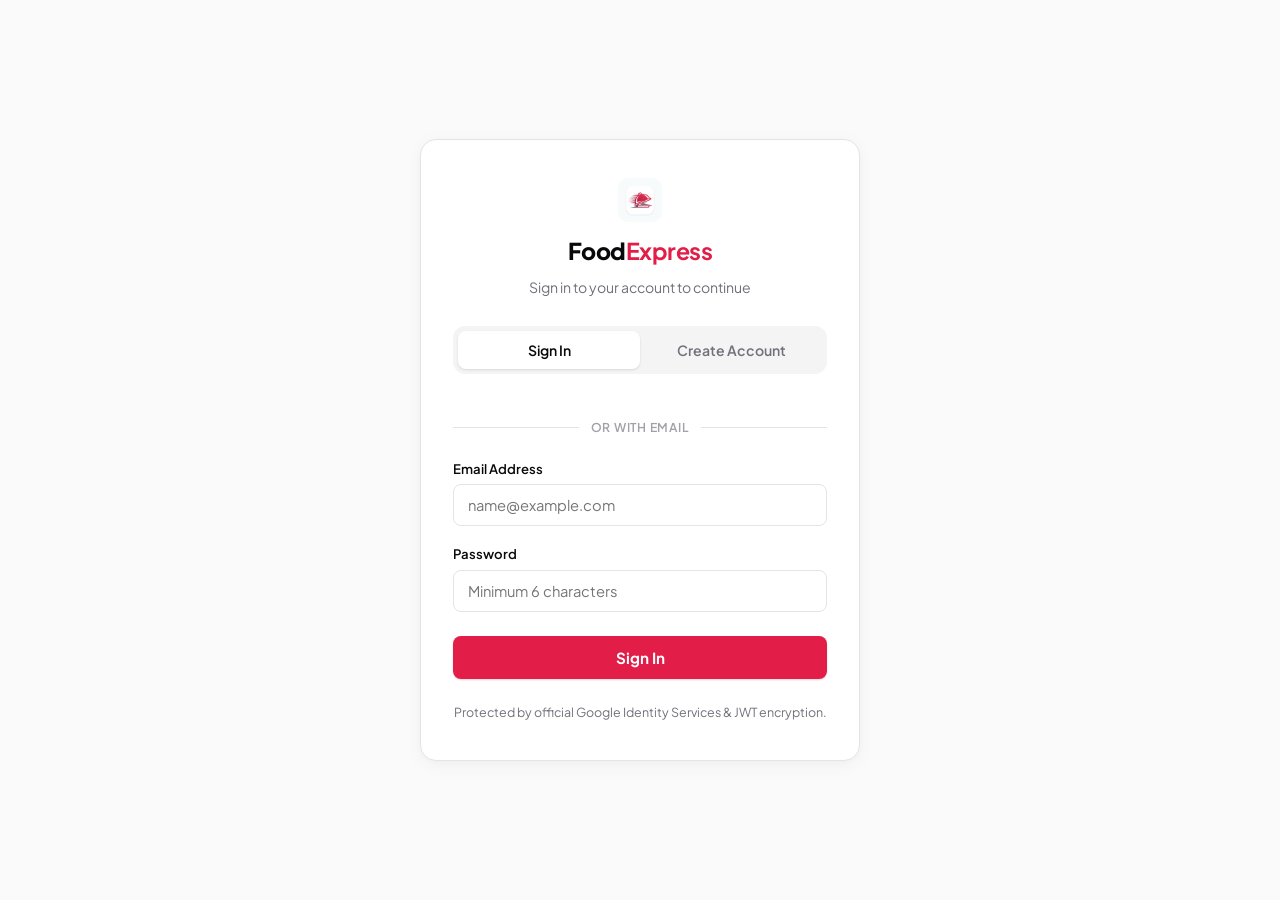
<file: frontend/index.html>
<!DOCTYPE html>
<html lang="en">

<head>
    <meta charset="UTF-8">
    <meta name="viewport" content="width=device-width, initial-scale=1.0">
    <title>FoodExpress | Fresh & Fast Gourmet Food Delivery</title>

    <!-- Clean Google Font: Plus Jakarta Sans -->
    <link rel="preconnect" href="https://fonts.googleapis.com">
    <link rel="preconnect" href="https://fonts.gstatic.com" crossorigin>
    <link href="https://fonts.googleapis.com/css2?family=Plus+Jakarta+Sans:wght@400;500;600;700;800&display=swap"
        rel="stylesheet">

    <!-- Official Google Identity Services SDK -->
    <script src="https://accounts.google.com/gsi/client" async defer></script>

    <!-- Centralized Stylesheets -->
    <link rel="stylesheet" href="css/style.css">
    <link rel="stylesheet" href="css/responsive.css">
</head>

<body>

        <!-- STICKY GLASSMORPHIC NAVIGATION BAR -->
        <header class="navbar">
        <div class="nav-container">
            <a href="index.html" class="brand">
                <img src="assets/logo.png" alt="FoodExpress Logo" class="brand-logo">
                <span class="brand-name">Food<strong>Express</strong></span>
            </a>

            <!-- Right-side actions: User Account + Cart -->
            <div class="nav-actions">
                <!-- Dynamically populated by auth.js: shows pure typographic User Profile dropdown -->
                <div id="auth-nav-container">
                    <a href="login.html" class="btn-login">
                        <span>Sign In</span>
                    </a>
                </div>

                <!-- Minimalist Pill Cart Button with item counter badge -->
                <button id="cart-toggle-btn" class="cart-btn" aria-label="Open Shopping Cart">
                    <span class="cart-text">Cart</span>
                    <span id="cart-count-badge" class="badge">0</span>
                </button>
            </div>
        </div>
    </header>

        <!-- MODERN MINIMALIST HERO -->
        <section class="hero-section">
        <div class="hero-content">
            <div class="hero-pill-badge">Curated Gourmet Kitchens • Fast Delivery</div>
            <h1>Order from top kitchens, delivered fast.</h1>
            <p>80 chef-crafted dishes made fresh to order with authentic, high-quality ingredients.</p>
        </div>
    </section>

        <!-- STICKY CONTROLS & FILTER TOOLBAR -->
        <section class="controls-section">
        <div class="controls-container">

            <!-- Real-time Live Menu Dish Search Bar -->
            <div class="search-box">
                <input type="text" id="dish-search-input"
                    placeholder="Search dishes (e.g. Margherita, Smash Burger, Tacos)..." autocomplete="off"
                    aria-label="Search dishes">
                <button type="button" id="clear-search-btn" class="clear-search-btn hidden"
                    aria-label="Clear search">&times;</button>
            </div>

            <!-- Category tabs rendered dynamically by menu.js -->
            <nav id="category-tabs" class="category-tabs" aria-label="Food Categories">
                <button class="tab-btn active" data-category-id="">All Items</button>
            </nav>

            <!-- Minimalist Veg-Only Toggle Switch -->
            <div class="filter-toggle">
                <label class="switch">
                    <input type="checkbox" id="veg-only-checkbox">
                    <span class="slider"></span>
                </label>
                <span class="toggle-label">Veg Only</span>
            </div>

        </div>
    </section>

        <!-- MENU GRID -->
        <main class="main-content">
        <div class="section-header">
            <h2 id="current-category-title">Our Menu</h2>
            <span id="items-count-label" class="items-count">Loading delicious dishes...</span>
        </div>

        <!-- Populated with 80 food cards by menu.js -->
        <div id="menu-grid" class="menu-grid">
            <div class="loading-state">
                <p>Connecting to kitchen...</p>
            </div>
        </div>
    </main>

        <!-- SLIDING CART DRAWER -->
        <div id="cart-backdrop" class="cart-backdrop hidden"></div>

    <aside id="cart-drawer" class="cart-drawer closed">
        <div class="drawer-header">
            <h3>Your Shopping Cart</h3>
            <button id="close-cart-btn" class="close-btn" aria-label="Close Cart">&times;</button>
        </div>

        <div id="cart-items-container" class="cart-items">
            <div class="empty-cart-state">
                <p>Your cart is empty.</p>
                <small>Add some tasty dishes from the menu to get started.</small>
            </div>
        </div>

        <div class="drawer-footer">
            <div class="price-row">
                <span>Subtotal</span>
                <span id="cart-subtotal">$0.00</span>
            </div>
            <div class="price-row">
                <span>Delivery Fee</span>
                <span class="free-delivery">FREE</span>
            </div>
            <div class="price-row total-row">
                <span>Total Amount</span>
                <span id="cart-total">$0.00</span>
            </div>

            <a href="checkout.html" id="proceed-checkout-btn" class="place-order-btn">
                <span>Proceed to Checkout • </span>
                <span id="btn-total-amount">$0.00</span>
            </a>
        </div>
    </aside>

        <!-- JAVASCRIPT CONTROLLERS (In dependency order) -->
        <script src="js/api.js"></script>
    <script src="js/auth.js"></script>
    <script src="js/cart.js"></script>
    <script src="js/menu.js"></script>
</body>

</html>
</file>
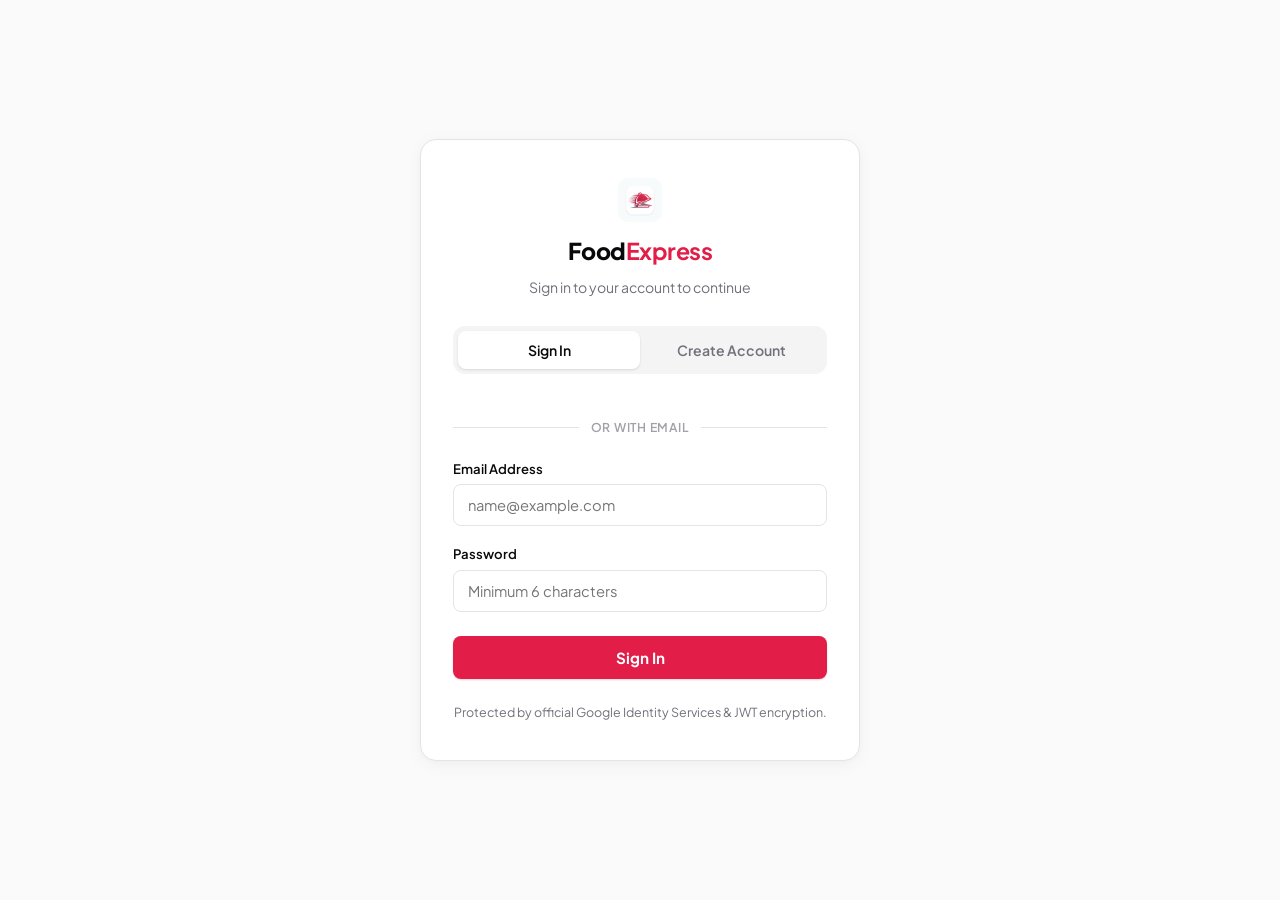
<file: frontend/admin.html>
<!DOCTYPE html>
<html lang="en">

<head>
    <meta charset="UTF-8">
    <meta name="viewport" content="width=device-width, initial-scale=1.0">
    <title>Restaurant Command Center | FoodExpress Admin</title>

    <!-- Clean Google Font: Plus Jakarta Sans -->
    <link rel="preconnect" href="https://fonts.googleapis.com">
    <link rel="preconnect" href="https://fonts.gstatic.com" crossorigin>
    <link href="https://fonts.googleapis.com/css2?family=Plus+Jakarta+Sans:wght@400;500;600;700;800&display=swap"
        rel="stylesheet">

    <!-- CSS Stylesheets -->
    <link rel="stylesheet" href="css/style.css">
    <link rel="stylesheet" href="css/responsive.css">
</head>

<body class="admin-portal-body">

        <!-- OPERATIONS TOPBAR -->
        <header class="admin-topbar">
        <div class="admin-topbar-container">
            <div class="admin-brand-cluster">
                <div class="admin-brand-link">
                    <img src="assets/logo.png" alt="FoodExpress Logo" class="brand-logo">
                    <span class="admin-brand-title">Food<strong>Express</strong></span>
                </div>
            </div>

            <div class="admin-actions-cluster">
                <!-- User profile & logout (populated dynamically by auth.js) -->
                <div id="auth-nav-container"></div>
            </div>
        </div>
    </header>

        <!-- ACCESS DENIED GUARD (Shown if user is NOT ADMIN) -->
        <div id="admin-access-denied" class="admin-access-denied hidden">
        <div class="denied-card">

            <h2>Access Denied (403 Forbidden)</h2>
            <p>
                You must be authenticated with master restaurant administrator credentials
                (<strong>shylendharm369@gmail.com</strong>) to access this operations console.
            </p>
            <div class="denied-actions">
                <button onclick="logoutUser()" class="btn-denied-login">Sign In with Admin Account</button>
            </div>
        </div>
    </div>

        <!-- MAIN DASHBOARD CONTENT (Shown strictly for ADMIN) -->
        <main id="admin-dashboard-content" class="admin-main-container hidden">

        <!-- Executive KPI Metrics Ribbon -->
        <section class="admin-metrics-ribbon">
            <div class="metric-card">
                <div class="metric-icon-wrap bg-green">$</div>
                <div class="metric-details">
                    <span class="metric-label">Today's Revenue</span>
                    <h3 id="metric-revenue">$0.00</h3>
                    <small class="metric-sub">From completed deliveries</small>
                </div>
            </div>

            <div class="metric-card">
                <div class="metric-icon-wrap bg-blue">#</div>
                <div class="metric-details">
                    <span class="metric-label">Total Orders</span>
                    <h3 id="metric-orders">0</h3>
                    <small class="metric-sub">All-time order volume</small>
                </div>
            </div>

            <div class="metric-card">
                <div class="metric-icon-wrap bg-orange">•</div>
                <div class="metric-details">
                    <span class="metric-label">In Kitchen Prep</span>
                    <h3 id="metric-active">0</h3>
                    <small class="metric-sub">Pending & cooking</small>
                </div>
            </div>

            <div class="metric-card">
                <div class="metric-icon-wrap bg-purple">•</div>
                <div class="metric-details">
                    <span class="metric-label">En Route</span>
                    <h3 id="metric-delivering">0</h3>
                    <small class="metric-sub">Live on GPS map</small>
                </div>
            </div>
        </section>

        <!-- Command Console Navigation Bar -->
        <div class="admin-controls-bar">
            <!-- Mode Selector Switch -->
            <div class="admin-mode-tabs">
                <button id="admin-tab-orders" class="admin-mode-btn active">
                    <span>Kitchen Tickets (KDS)</span>
                </button>
                <button id="admin-tab-inventory" class="admin-mode-btn">
                    <span>Menu Stock (80 Dishes)</span>
                </button>
            </div>

            <!-- Utility Controls: Manual refresh -->
            <div class="admin-utility-controls">
                <button id="refresh-orders-btn" class="btn-util-refresh" title="Reload live tickets">
                    <span>Refresh</span>
                </button>
            </div>
        </div>

                <!-- VIEW 1: KITCHEN DISPLAY SYSTEM (KDS TICKET BOARD)     -->
                <section id="admin-orders-view" class="admin-view-section">
            <!-- Filter Bar & Search -->
            <div class="kds-filter-toolbar">
                <div class="kds-status-filters">
                    <button class="order-filter-btn active" data-status="">All Tickets</button>
                    <button class="order-filter-btn" data-status="PENDING">New Tickets</button>
                    <button class="order-filter-btn" data-status="PREPARING">Cooking</button>
                    <button class="order-filter-btn" data-status="OUT_FOR_DELIVERY">En Route</button>
                    <button class="order-filter-btn" data-status="DELIVERED">Delivered</button>
                </div>

                <div class="kds-search-box">
                    <input type="text" id="admin-orders-search" placeholder="Search by customer, phone, or order #ID..."
                        autocomplete="off">
                </div>
            </div>

            <!-- Orders Ticket Cards Container -->
            <div id="admin-orders-container" class="kds-tickets-grid">
                <div class="loading-state">
                    <p>Connecting to kitchen dispatch stream...</p>
                </div>
            </div>
        </section>

                <!-- VIEW 2: 80-DISH MENU & STOCK INVENTORY CENTER         -->
                <section id="admin-inventory-view" class="admin-view-section hidden">
            <div class="inventory-card-panel">
                <div class="inventory-panel-header">
                    <div>
                        <h2 class="panel-title">80-Dish Inventory & Stock Controls</h2>
                        <p class="panel-sub">
                            Instant in-stock / sold-out toggle switches. Changes purge Redis cache with 0ms delay.
                        </p>
                    </div>

                    <div class="inventory-search-wrap">
                        <input type="text" id="inventory-search-input" placeholder="Search dishes by name..."
                            autocomplete="off">
                    </div>
                </div>

                <!-- Dynamic 80-Dish Table Container -->
                <div id="admin-inventory-table-container" class="inventory-table-responsive">
                    <div class="loading-state">
                        <p>Loading 80 menu dishes from MySQL...</p>
                    </div>
                </div>
            </div>
        </section>

    </main>

        <!-- JAVASCRIPT CONTROLLERS -->
        <script src="js/api.js"></script>
    <script src="js/auth.js"></script>
    <script src="js/admin.js"></script>
</body>

</html>
</file>
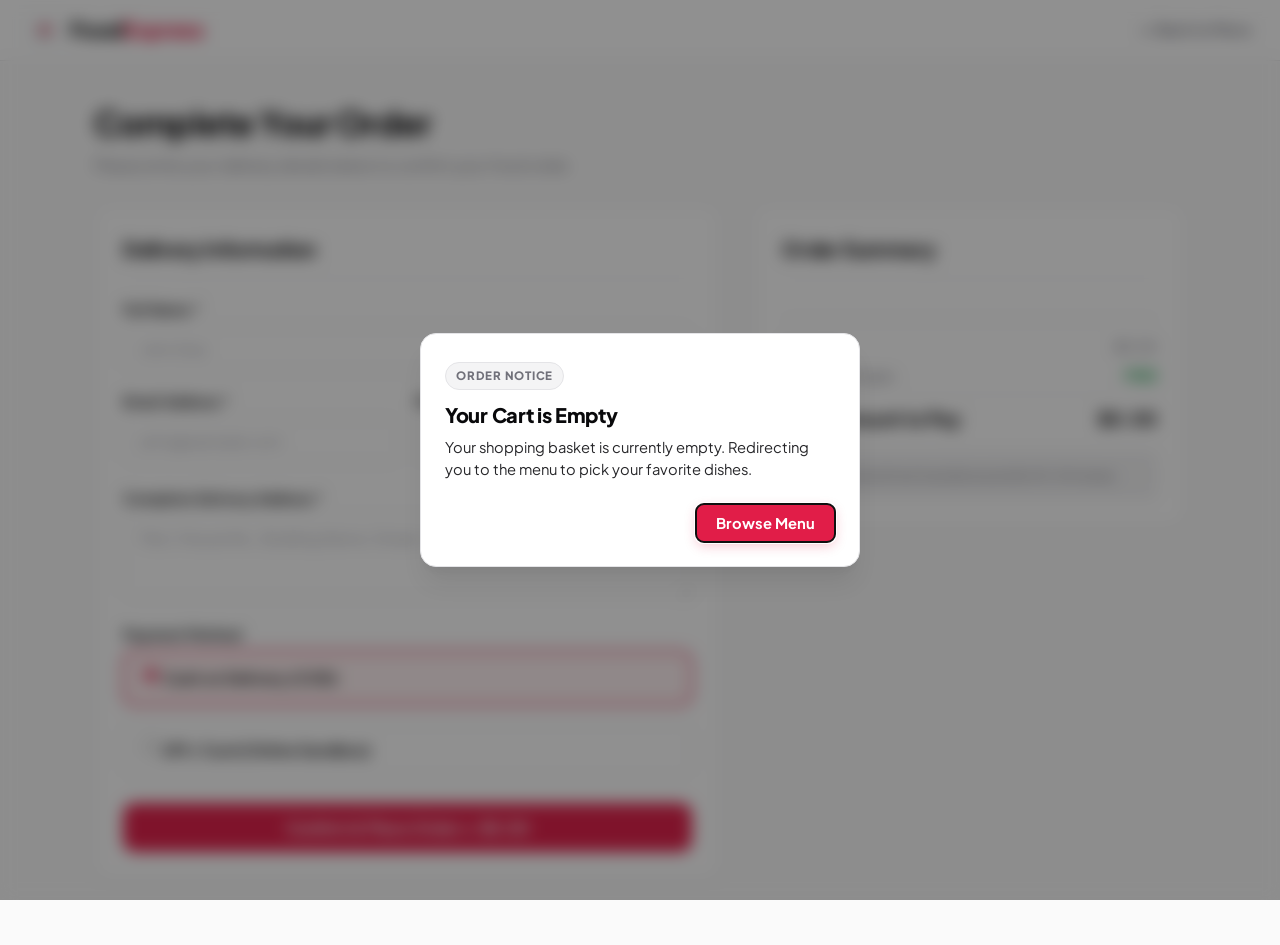
<file: frontend/checkout.html>
<!DOCTYPE html>
<html lang="en">

<head>
    <meta charset="UTF-8">
    <meta name="viewport" content="width=device-width, initial-scale=1.0">
    <title>Checkout | FoodExpress</title>

    <!-- Google Font: Plus Jakarta Sans -->
    <link rel="preconnect" href="https://fonts.googleapis.com">
    <link rel="preconnect" href="https://fonts.gstatic.com" crossorigin>
    <link href="https://fonts.googleapis.com/css2?family=Plus+Jakarta+Sans:wght@400;500;600;700;800&display=swap"
        rel="stylesheet">

    <!-- Centralized Stylesheets -->
    <link rel="stylesheet" href="css/style.css">
    <link rel="stylesheet" href="css/responsive.css">
</head>

<body class="checkout-page">

        <!-- NAVIGATION BAR (Header with Back to Menu link) -->
        <header class="navbar">
        <div class="nav-container">
            <a href="index.html" class="brand">
                <img src="assets/logo.png" alt="FoodExpress Logo" class="brand-logo">
                <span class="brand-name">Food<strong>Express</strong></span>
            </a>

            <!-- Link back to browsing the menu -->
            <a href="index.html" class="back-link">&larr; Back to Menu</a>
        </div>
    </header>

        <!-- MAIN CHECKOUT SECTION (2-Column Layout) -->
        <main class="checkout-main">
        <div class="checkout-container">

            <div class="checkout-header">
                <h1>Complete Your Order</h1>
                <p>Please enter your delivery details below to confirm your food order.</p>
            </div>

            <div class="checkout-grid">

                <!-- LEFT COLUMN: Delivery Details Form -->
                <section class="checkout-form-section">
                    <div class="checkout-card">
                        <h3>Delivery Information</h3>

                        <!-- Checkout Form -->
                        <form id="checkout-order-form" novalidate>

                            <div class="form-group">
                                <label for="cust-name">Full Name *</label>
                                <input type="text" id="cust-name" placeholder="John Doe" required minlength="2">
                                <span class="error-msg" id="name-error"></span>
                            </div>

                            <div class="form-row">
                                <div class="form-group">
                                    <label for="cust-email">Email Address *</label>
                                    <input type="email" id="cust-email" placeholder="john@example.com" required>
                                    <span class="error-msg" id="email-error"></span>
                                </div>

                                <div class="form-group">
                                    <label for="cust-phone">Phone Number (10 digits) *</label>
                                    <input type="tel" id="cust-phone" placeholder="9876543210" required minlength="10"
                                        maxlength="15">
                                    <span class="error-msg" id="phone-error"></span>
                                </div>
                            </div>

                            <div class="form-group">
                                <label for="cust-address">Complete Delivery Address *</label>
                                <textarea id="cust-address"
                                    placeholder="Flat / House No., Building Name, Street, Area, Landmark" required
                                    minlength="5" rows="3"></textarea>
                                <span class="error-msg" id="address-error"></span>
                            </div>

                            <!-- Payment Options -->
                            <div class="form-group">
                                <label>Payment Method</label>
                                <div class="payment-options">
                                    <label class="payment-option selected">
                                        <input type="radio" name="payment_method" value="COD" checked>
                                        <span class="payment-text">Cash on Delivery (COD)</span>
                                    </label>
                                    <label class="payment-option">
                                        <input type="radio" name="payment_method" value="ONLINE">
                                        <span class="payment-text">UPI / Card (Online Sandbox)</span>
                                    </label>
                                </div>
                            </div>

                            <!-- Submit button: Text updates dynamically with the total amount -->
                            <button type="submit" id="submit-order-btn" class="place-order-btn checkout-submit-btn">
                                <span>Confirm & Place Order &bull; </span>
                                <span id="checkout-btn-total">$0.00</span>
                            </button>

                        </form>
                    </div>
                </section>

                <!-- RIGHT COLUMN: Order Summary Card -->
                <aside class="checkout-summary-section">
                    <div class="checkout-card order-summary-card">
                        <h3>Order Summary</h3>

                        <!-- List of items pulled from localStorage -->
                        <div id="checkout-items-list" class="checkout-items-list">
                            <!-- Populated dynamically by checkout.js -->
                        </div>

                        <div class="checkout-pricing">
                            <div class="price-row">
                                <span>Subtotal</span>
                                <span id="checkout-subtotal">$0.00</span>
                            </div>
                            <div class="price-row">
                                <span>Delivery Charges</span>
                                <span class="free-delivery">FREE</span>
                            </div>
                            <div class="price-row total-row">
                                <span>Total Amount to Pay</span>
                                <span id="checkout-total">$0.00</span>
                            </div>
                        </div>

                        <div class="guarantee-box">
                            <small>Guaranteed hot & fresh food delivered within 30–40 minutes.</small>
                        </div>
                    </div>
                </aside>

            </div>

        </div>
    </main>

        <!-- SECURE PAYMENT GATEWAY SANDBOX MODAL -->
        <div id="payment-modal" class="modal-backdrop">
        <div class="modal-dialog">
            <!-- Modal Header -->
            <header class="payment-modal-header">
                <div>
                    <div class="payment-modal-tag">Payment Gateway Sandbox</div>
                    <h3 class="payment-modal-title">Secure Card Checkout</h3>
                </div>
                <button type="button" id="close-payment-modal-btn" class="modal-close-btn"
                    aria-label="Close Payment Modal">&times;</button>
            </header>

            <!-- Modal Body -->
            <div class="modal-body" style="padding: 24px;">
                <!-- Live Amount Card -->
                <div class="payment-amount-box">
                    <span class="payment-amount-label">Total Amount</span>
                    <span id="payment-modal-amount" class="payment-amount-val">$0.00</span>
                </div>

                <!-- Test Card Preview Form -->
                <form id="sandbox-payment-form" class="payment-form-grid">
                    <div class="payment-field-group">
                        <label for="sandbox-card-num" class="payment-field-label">Test Card Number</label>
                        <input type="text" id="sandbox-card-num" class="payment-input-control mono"
                            value="4111 &bull;&bull;&bull;&bull; &bull;&bull;&bull;&bull; 1111" readonly>
                    </div>

                    <div class="payment-row-split">
                        <div class="payment-field-group">
                            <label for="sandbox-card-expiry" class="payment-field-label">Expiry Date</label>
                            <input type="text" id="sandbox-card-expiry" class="payment-input-control mono" value="12/28"
                                readonly style="text-align: center;">
                        </div>
                        <div class="payment-field-group">
                            <label for="sandbox-card-cvv" class="payment-field-label">CVV / CVC</label>
                            <input type="password" id="sandbox-card-cvv" class="payment-input-control mono" value="888"
                                readonly style="text-align: center;">
                        </div>
                    </div>

                    <div class="payment-sandbox-notice">
                        <strong>Sandbox Test Mode:</strong> No real money is charged. Clicking below simulates the bank
                        delivering an authentic HMAC-SHA256 signed webhook.
                    </div>

                    <button type="submit" id="btn-pay-sandbox" class="btn-payment-submit">
                        <span>Authorize & Pay</span>
                        <span id="btn-pay-modal-amount"></span>
                    </button>
                </form>
            </div>
        </div>
    </div>

        <!-- JAVASCRIPT IN ORDER OF DEPENDENCY -->
        <script src="js/api.js"></script>
    <script src="js/cart.js"></script>
    <script src="js/checkout.js"></script>
</body>

</html>
</file>
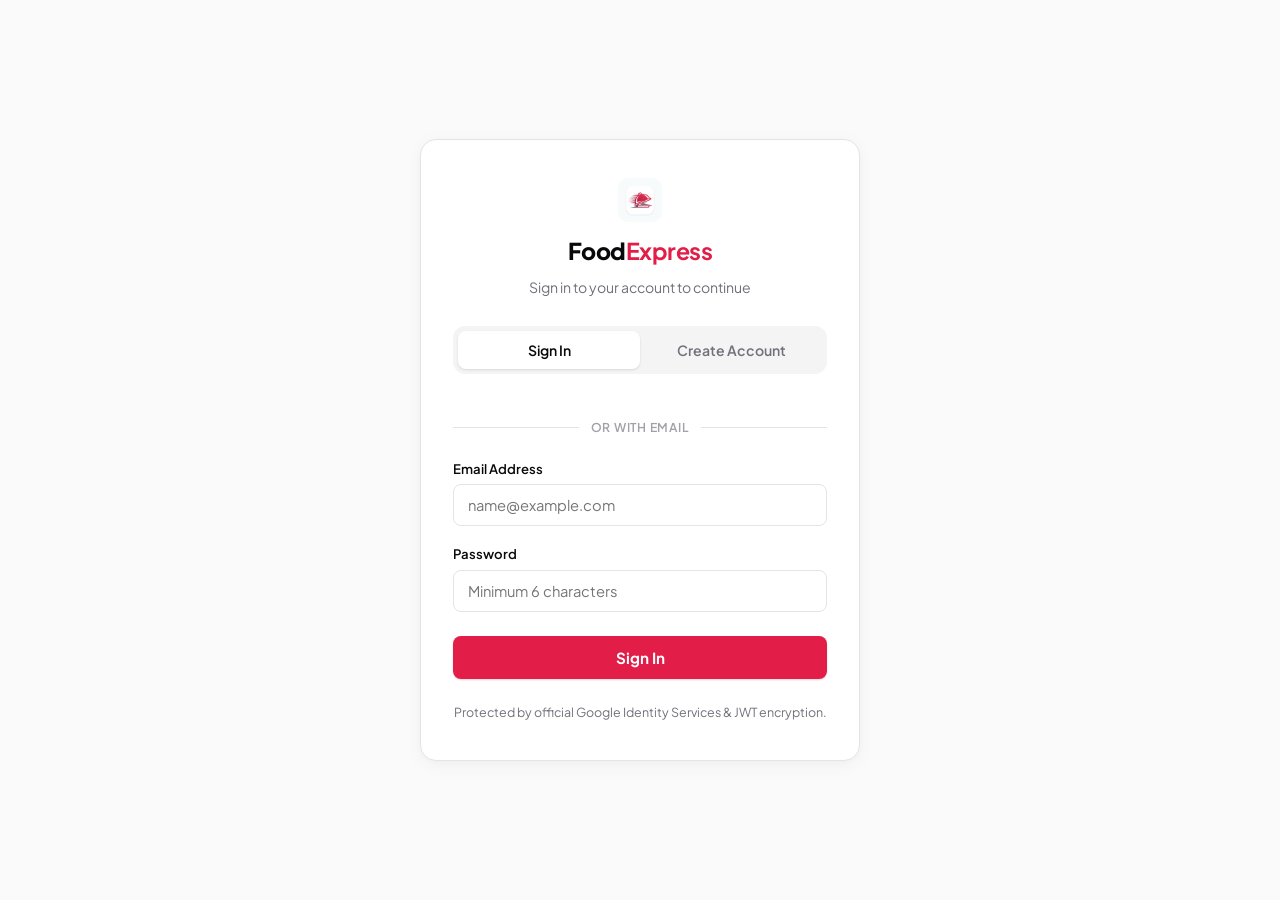
<file: frontend/login.html>
<!DOCTYPE html>
<html lang="en">

<head>
    <meta charset="UTF-8">
    <meta name="viewport" content="width=device-width, initial-scale=1.0">
    <title>FoodExpress | Sign In & Account Creation</title>

    <!-- Typography: Plus Jakarta Sans -->
    <link rel="preconnect" href="https://fonts.googleapis.com">
    <link rel="preconnect" href="https://fonts.gstatic.com" crossorigin>
    <link href="https://fonts.googleapis.com/css2?family=Plus+Jakarta+Sans:wght@400;500;600;700;800&display=swap"
        rel="stylesheet">

    <!-- Official Google Identity Services SDK -->
    <script src="https://accounts.google.com/gsi/client" async defer></script>

    <!-- Centralized Stylesheets -->
    <link rel="stylesheet" href="css/style.css">
    <link rel="stylesheet" href="css/responsive.css">
</head>

<body class="auth-page-body">

    <main class="auth-portal-wrapper">
        <div class="auth-portal-card">

            <!-- Brand Header -->
            <header class="auth-brand-header">
                <img src="assets/logo.png" alt="FoodExpress Logo" class="auth-brand-logo">
                <h1 class="auth-brand-title">Food<strong>Express</strong></h1>
                <p id="portal-subtitle" class="auth-subtitle">Sign in to your account to continue</p>
            </header>

            <!-- Mode Switcher Tabs -->
            <nav class="auth-tabs" aria-label="Authentication Options">
                <button type="button" id="tab-login" class="auth-tab-btn active">Sign In</button>
                <button type="button" id="tab-register" class="auth-tab-btn">Create Account</button>
            </nav>

            <!-- Dynamic Error Notification Banner -->
            <div id="portal-error-banner" class="auth-error-banner" role="alert"></div>

            <!-- Official Google Identity Services Render Target -->
            <div id="google-sso-wrapper"
                style="display: flex; justify-content: center; width: 100%; margin-bottom: 4px;">
                <div id="google-sso-btn"></div>
            </div>

            <!-- Subtle Semantic Divider -->
            <div class="auth-divider">
                <span>or with email</span>
            </div>

            <!-- Credentials Form -->
            <form id="portal-form" novalidate>
                <div id="field-name-group" class="auth-form-group auth-field-hidden">
                    <label for="input-name" class="auth-form-label">Full Name</label>
                    <input type="text" id="input-name" class="auth-input" placeholder="e.g. John Doe">
                </div>

                <div class="auth-form-group">
                    <label for="input-email" class="auth-form-label">Email Address</label>
                    <input type="email" id="input-email" class="auth-input" placeholder="name@example.com" required>
                </div>

                <div class="auth-form-group">
                    <label for="input-password" class="auth-form-label">Password</label>
                    <input type="password" id="input-password" class="auth-input" placeholder="Minimum 6 characters"
                        required>
                </div>

                <button type="submit" id="portal-submit-btn" class="btn-auth-submit">Sign In</button>
            </form>

            <footer class="auth-footer-note">
                <p>Protected by official Google Identity Services & JWT encryption.</p>
            </footer>

        </div>
    </main>

    <!-- Centralized JavaScript Controllers -->
    <script src="js/api.js"></script>
    <script src="js/auth.js"></script>
</body>

</html>
</file>
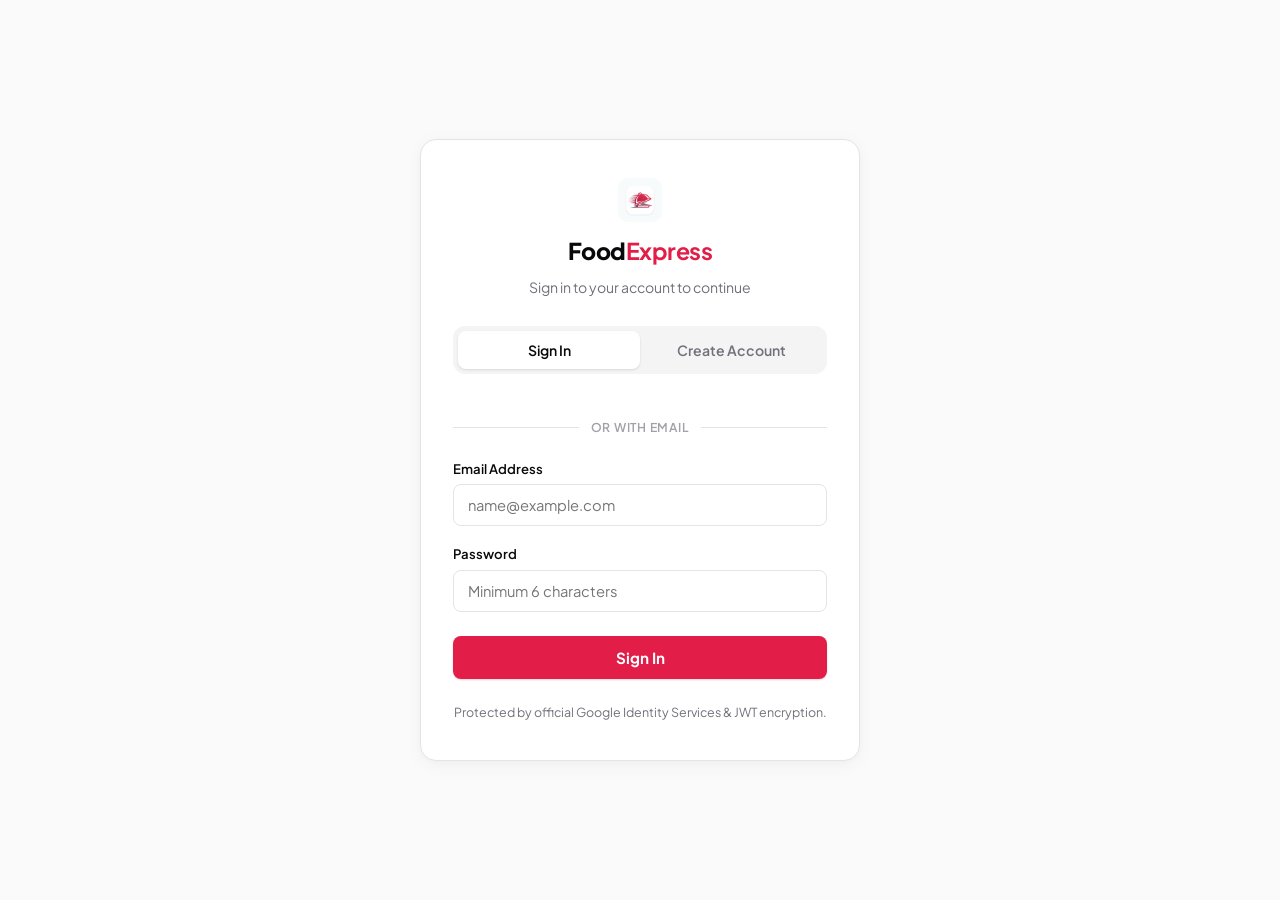
<file: frontend/my-orders.html>
<!DOCTYPE html>
<html lang="en">

<head>
    <meta charset="UTF-8">
    <meta name="viewport" content="width=device-width, initial-scale=1.0">
    <title>My Orders | FoodExpress</title>

    <!-- Google Font: Plus Jakarta Sans -->
    <link rel="preconnect" href="https://fonts.googleapis.com">
    <link rel="preconnect" href="https://fonts.gstatic.com" crossorigin>
    <link href="https://fonts.googleapis.com/css2?family=Plus+Jakarta+Sans:wght@400;500;600;700;800&display=swap"
        rel="stylesheet">

    <!-- CSS Stylesheets -->
    <link rel="stylesheet" href="css/style.css">
    <link rel="stylesheet" href="css/responsive.css">
</head>

<body class="orders-history-page">

        <!-- NAVIGATION BAR (Brand + Navbar Dropdown + Back to Menu) -->
        <header class="navbar">
        <div class="nav-container">
            <a href="index.html" class="brand">
                <img src="assets/logo.png" alt="FoodExpress Logo" class="brand-logo">
                <span class="brand-name">Food<strong>Express</strong></span>
            </a>

            <div class="nav-actions">
                <!-- User Profile dropdown is automatically initialized by auth.js -->
                <div id="auth-nav-container"></div>
                <a href="index.html" class="back-link">← Back to Menu</a>
            </div>
        </div>
    </header>

        <!-- MAIN ORDERS HISTORY CONTAINER -->
        <main class="main-content" style="max-width: 900px; margin: 30px auto; padding: 0 20px;">

        <div class="section-header" style="margin-bottom: 24px;">
            <div>
                <h1 style="font-size: 1.8rem; font-weight: 800; color: var(--text-main);">My Past Orders</h1>
                <p style="color: var(--text-muted); font-size: 0.95rem; margin-top: 4px;">
                    Review your previous food receipts and track active deliveries.
                </p>
            </div>
            <span id="orders-count-label" class="items-count">Loading your receipts...</span>
        </div>

        <!-- This container is populated dynamically by my-orders.js -->
        <div id="orders-list-container" style="display: flex; flex-direction: column; gap: 20px;">
            <div class="loading-state">
                <p>Retrieving your order history from server...</p>
            </div>
        </div>

    </main>

        <!-- JAVASCRIPT LOGIC (In order of dependency!) -->
        <!-- api.js handles requests and attaches JWT Bearer token -->
    <script src="js/api.js"></script>
    <!-- auth.js controls the navbar dropdown -->
    <script src="js/auth.js"></script>
    <!-- my-orders.js fetches and renders orders -->
    <script src="js/my-orders.js"></script>
</body>

</html>
</file>
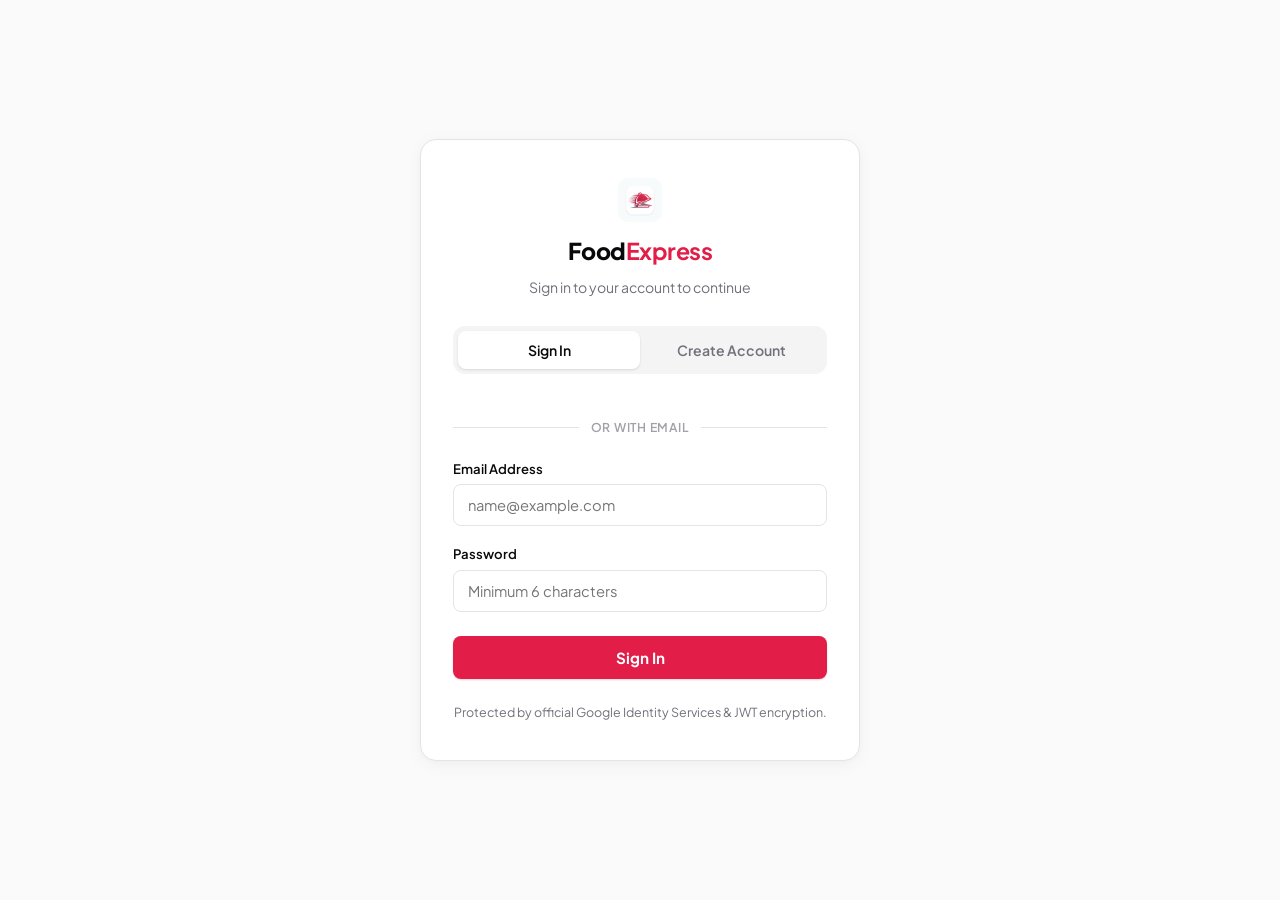
<file: frontend/profile-setup.html>
<!DOCTYPE html>
<html lang="en">

<head>
    <meta charset="UTF-8">
    <meta name="viewport" content="width=device-width, initial-scale=1.0">
    <title>FoodExpress | Complete Your Profile</title>

    <!-- Typography: Plus Jakarta Sans -->
    <link rel="preconnect" href="https://fonts.googleapis.com">
    <link rel="preconnect" href="https://fonts.gstatic.com" crossorigin>
    <link href="https://fonts.googleapis.com/css2?family=Plus+Jakarta+Sans:wght@400;500;600;700;800&display=swap"
        rel="stylesheet">

    <!-- Centralized Stylesheets -->
    <link rel="stylesheet" href="css/style.css">
    <link rel="stylesheet" href="css/responsive.css">
</head>

<body class="auth-page-body">

    <main class="auth-portal-wrapper">
        <div class="auth-portal-card">

            <!-- Brand Header -->
            <header class="auth-brand-header">
                <img src="assets/logo.png" alt="FoodExpress Logo" class="auth-brand-logo">
                <h1 class="auth-brand-title">Food<strong>Express</strong></h1>
                <p class="auth-subtitle">Complete your profile to unlock orders and live delivery tracking</p>
            </header>

            <!-- Dynamic Error Notification Banner -->
            <div id="profile-error-banner" class="auth-error-banner" role="alert"></div>

            <!-- Profile Onboarding Form -->
            <form id="profile-setup-form" novalidate>

                <!-- Full Name Field -->
                <div class="auth-form-group">
                    <label for="setup-name" class="auth-form-label">Full Name</label>
                    <input type="text" id="setup-name" class="auth-input" placeholder="e.g. Shylendhar Mohan" required
                        minlength="2">
                </div>

                <!-- Email Address (Read-Only Identity) -->
                <div class="auth-form-group">
                    <label for="setup-email" class="auth-form-label">Email Address (Account Identity)</label>
                    <input type="email" id="setup-email" class="auth-input" readonly>
                </div>

                <!-- Contact Phone Number -->
                <div class="auth-form-group">
                    <label for="setup-phone" class="auth-form-label">Phone Number (For Delivery Coordination)</label>
                    <input type="tel" id="setup-phone" class="auth-input" placeholder="e.g. 9876543210" required
                        maxlength="15">
                </div>

                <!-- Default Delivery Address -->
                <div class="auth-form-group">
                    <label for="setup-address" class="auth-form-label">Default Delivery Address</label>
                    <textarea id="setup-address" class="auth-input" rows="3"
                        placeholder="Flat / House No, Street, Landmark, Area, City" required minlength="5"></textarea>
                </div>

                <!-- Submit Action -->
                <button type="submit" id="profile-submit-btn" class="btn-auth-submit">
                    Save Profile & Continue
                </button>
            </form>

            <footer class="auth-footer-note">
                <p>Your address serves as your default delivery location and can be edited anytime at checkout.</p>
            </footer>

        </div>
    </main>

    <!-- Centralized JavaScript Controllers -->
    <script src="js/api.js"></script>
    <script src="js/auth.js"></script>
    <script src="js/profile-setup.js"></script>
</body>

</html>
</file>
<file: frontend/css/style.css>
/* FOODEXPRESS - MODERN MINIMALIST DESIGN SYSTEM
   Theme: Modern Minimalist Light (UberEats / DoorDash Aesthetic) */

/* DESIGN TOKENS & VARIABLES */
:root {
    /* Brand Primary Accent */
    --primary: #E11D48;
    --primary-hover: #BE123C;
    --primary-subtle: #FFF1F2;
    --primary-border: #FECDD3;

    /* Neutrals & Surfaces */
    --bg-page: #FAFAFA;
    --surface: #FFFFFF;
    --surface-hover: #F4F4F5;
    --surface-sunken: #F4F4F5;

    /* High-Contrast Typography */
    --text-main: #09090B;
    --text-body: #27272A;
    --text-muted: #71717A;
    --text-faint: #A1A1AA;

    /* Borders & Dividers */
    --border: #E4E4E7;
    --border-light: #F4F4F5;
    --border-dark: #D4D4D8;

    /* Culinary Flags */
    --veg-color: #16A34A;
    --veg-bg: #F0FDF4;
    --nonveg-color: #E11D48;
    --nonveg-bg: #FFF1F2;
    --star-gold: #F59E0B;

    /* Refined Elevation Shadows */
    --shadow-subtle: 0 1px 2px rgba(0, 0, 0, 0.04);
    --shadow-card: 0 1px 3px rgba(0, 0, 0, 0.05), 0 1px 2px rgba(0, 0, 0, 0.03);
    --shadow-card-hover: 0 10px 25px -5px rgba(0, 0, 0, 0.08), 0 8px 10px -6px rgba(0, 0, 0, 0.04);
    --shadow-drawer: -4px 0 24px rgba(0, 0, 0, 0.12);

    /* Radii */
    --radius-sm: 8px;
    --radius-md: 12px;
    --radius-lg: 16px;
    --radius-full: 9999px;

    --font-family: 'Plus Jakarta Sans', system-ui, -apple-system, BlinkMacSystemFont, 'Segoe UI', Roboto, sans-serif;
    --transition: all 0.2s cubic-bezier(0.16, 1, 0.3, 1);
}

/* GLOBAL RESET & BASE STYLING */
* {
    margin: 0;
    padding: 0;
    box-sizing: border-box;
    -webkit-font-smoothing: antialiased;
}

body {
    font-family: var(--font-family);
    background-color: var(--bg-page);
    color: var(--text-body);
    line-height: 1.5;
    overflow-x: hidden;
}

/* STICKY GLASSMORPHIC TOPBAR */
.navbar {
    position: sticky;
    top: 0;
    z-index: 100;
    background: rgba(255, 255, 255, 0.92);
    backdrop-filter: blur(16px);
    -webkit-backdrop-filter: blur(16px);
    border-bottom: 1px solid var(--border);
    transition: var(--transition);
}

.nav-container {
    max-width: 1280px;
    margin: 0 auto;
    padding: 14px 28px;
    display: flex;
    justify-content: space-between;
    align-items: center;
}

.brand {
    display: flex;
    align-items: center;
    gap: 10px;
    text-decoration: none;
    color: var(--text-main);
    font-size: 1.35rem;
    font-weight: 800;
    letter-spacing: -0.03em;
}

.brand-logo {
    width: 32px;
    height: 32px;
    border-radius: var(--radius-sm);
    object-fit: cover;
    flex-shrink: 0;
    display: block;
    box-shadow: var(--shadow-subtle);
}

.brand strong {
    color: var(--primary);
    font-weight: 800;
}

.nav-actions {
    display: flex;
    align-items: center;
    gap: 12px;
}

/* Sign In Button */
.btn-login {
    display: inline-flex;
    align-items: center;
    gap: 6px;
    background: transparent;
    color: var(--text-main);
    border: 1px solid var(--border);
    padding: 9px 18px;
    border-radius: var(--radius-full);
    font-family: inherit;
    font-weight: 600;
    font-size: 0.9rem;
    cursor: pointer;
    text-decoration: none;
    transition: var(--transition);
}

.btn-login:hover {
    background: var(--surface-hover);
    border-color: var(--border-dark);
}

/* Minimalist Dark Pill Cart Button */
.cart-btn {
    background-color: var(--text-main);
    color: #FFFFFF;
    border: none;
    padding: 9px 20px;
    border-radius: var(--radius-full);
    font-family: inherit;
    font-weight: 600;
    font-size: 0.9rem;
    display: inline-flex;
    align-items: center;
    gap: 10px;
    cursor: pointer;
    box-shadow: var(--shadow-subtle);
    transition: var(--transition);
}

.cart-btn:hover {
    background-color: #27272A;
    transform: translateY(-1px);
}

.cart-btn .badge {
    background: var(--primary);
    color: white;
    font-size: 0.75rem;
    font-weight: 800;
    min-width: 20px;
    height: 20px;
    border-radius: 10px;
    display: inline-flex;
    align-items: center;
    justify-content: center;
    padding: 0 6px;
}

/* User Profile Avatar Dropdown */
.user-menu-container {
    position: relative;
}

.user-menu-btn {
    display: inline-flex;
    align-items: center;
    gap: 8px;
    background: var(--surface);
    border: 1px solid var(--border);
    padding: 6px 14px 6px 8px;
    border-radius: var(--radius-full);
    cursor: pointer;
    font-family: inherit;
    font-weight: 600;
    font-size: 0.88rem;
    color: var(--text-main);
    transition: var(--transition);
}

.user-menu-btn:hover {
    border-color: var(--border-dark);
}

.user-avatar {
    width: 28px;
    height: 28px;
    border-radius: 50%;
    background: #E2E8F0;
    color: var(--text-main);
    font-weight: 700;
    font-size: 0.8rem;
    display: flex;
    align-items: center;
    justify-content: center;
    overflow: hidden;
}

.user-avatar img {
    width: 100%;
    height: 100%;
    object-fit: cover;
}

.user-dropdown {
    position: absolute;
    right: 0;
    top: calc(100% + 8px);
    width: 220px;
    background: var(--surface);
    border: 1px solid var(--border);
    border-radius: var(--radius-md);
    box-shadow: var(--shadow-card-hover);
    padding: 8px;
    display: none;
    z-index: 150;
}

.user-dropdown.show {
    display: block;
    animation: fadeInDropdown 0.15s ease-out;
}

@keyframes fadeInDropdown {
    from {
        opacity: 0;
        transform: translateY(-4px);
    }

    to {
        opacity: 1;
        transform: translateY(0);
    }
}

.dropdown-header {
    padding: 10px 12px;
    border-bottom: 1px solid var(--border-light);
    margin-bottom: 6px;
}

.dropdown-user-name {
    font-weight: 700;
    font-size: 0.92rem;
    color: var(--text-main);
}

.dropdown-user-email {
    font-size: 0.78rem;
    color: var(--text-muted);
    overflow: hidden;
    text-overflow: ellipsis;
    white-space: nowrap;
}

.dropdown-item {
    display: block;
    padding: 9px 12px;
    border-radius: 6px;
    color: var(--text-body);
    font-size: 0.88rem;
    font-weight: 600;
    text-decoration: none;
    border: none;
    background: transparent;
    width: 100%;
    text-align: left;
    cursor: pointer;
    transition: var(--transition);
}

.dropdown-item:hover {
    background: var(--surface-hover);
    color: var(--text-main);
}

.dropdown-item.logout {
    color: #DC2626;
}

.dropdown-item.logout:hover {
    background: #FEF2F2;
}

/* MODERN MINIMALIST HERO */
.hero-section {
    background: #FFFFFF;
    border-bottom: 1px solid var(--border-light);
    padding: 44px 24px 36px;
    text-align: center;
}

.hero-content {
    max-width: 720px;
    margin: 0 auto;
}

.hero-pill-badge {
    display: inline-flex;
    align-items: center;
    gap: 6px;
    background: var(--surface-sunken);
    border: 1px solid var(--border);
    color: var(--text-muted);
    font-size: 0.78rem;
    font-weight: 700;
    letter-spacing: 0.02em;
    text-transform: uppercase;
    padding: 5px 14px;
    border-radius: var(--radius-full);
    margin-bottom: 18px;
}

.hero-content h1 {
    font-size: 2.75rem;
    font-weight: 800;
    letter-spacing: -0.04em;
    color: var(--text-main);
    line-height: 1.15;
    margin-bottom: 12px;
}

.hero-content p {
    font-size: 1.05rem;
    color: var(--text-muted);
    line-height: 1.5;
}

/* STICKY CONTROLS & FILTER TOOLBAR */
.controls-section {
    position: sticky;
    top: 61px;
    z-index: 90;
    background: rgba(250, 250, 250, 0.94);
    backdrop-filter: blur(12px);
    -webkit-backdrop-filter: blur(12px);
    border-bottom: 1px solid var(--border);
    padding: 12px 0;
}

.controls-container {
    max-width: 1280px;
    margin: 0 auto;
    padding: 0 28px;
    display: flex;
    align-items: center;
    gap: 16px;
    justify-content: space-between;
}

/* Minimalist Search Box */
.search-box {
    position: relative;
    flex: 0 0 320px;
    display: flex;
    align-items: center;
}

.search-box input {
    width: 100%;
    background: var(--surface);
    border: 1px solid var(--border);
    color: var(--text-main);
    font-family: inherit;
    font-size: 0.88rem;
    padding: 9px 36px 9px 14px;
    border-radius: var(--radius-full);
    outline: none;
    transition: var(--transition);
}

.search-box input:focus {
    border-color: var(--text-main);
    box-shadow: 0 0 0 2px rgba(9, 9, 11, 0.08);
}

.search-box input::placeholder {
    color: var(--text-faint);
}

.clear-search-btn {
    position: absolute;
    right: 12px;
    background: none;
    border: none;
    font-size: 1.1rem;
    color: var(--text-muted);
    cursor: pointer;
    line-height: 1;
}

.clear-search-btn.hidden {
    display: none;
}

/* UberEats-Style Horizontal Scrolling Category Pills */
.category-tabs {
    display: flex;
    align-items: center;
    gap: 8px;
    overflow-x: auto;
    scrollbar-width: none;
    -webkit-overflow-scrolling: touch;
    flex-grow: 1;
}

.category-tabs::-webkit-scrollbar {
    display: none;
}

.tab-btn {
    background: var(--surface);
    border: 1px solid var(--border);
    color: var(--text-muted);
    font-family: inherit;
    font-size: 0.88rem;
    font-weight: 600;
    padding: 8px 18px;
    border-radius: var(--radius-full);
    white-space: nowrap;
    cursor: pointer;
    transition: var(--transition);
}

.tab-btn:hover {
    color: var(--text-main);
    border-color: var(--border-dark);
}

.tab-btn.active {
    background: var(--text-main);
    color: #FFFFFF;
    border-color: var(--text-main);
}

/* iOS-Style Minimalist Veg Only Toggle */
.filter-toggle {
    display: inline-flex;
    align-items: center;
    gap: 9px;
    background: var(--surface);
    border: 1px solid var(--border);
    padding: 5px 12px;
    border-radius: var(--radius-full);
    flex-shrink: 0;
}

.toggle-label {
    font-size: 0.84rem;
    font-weight: 700;
    color: var(--text-body);
}

.switch {
    position: relative;
    display: inline-block;
    width: 36px;
    height: 20px;
}

.switch input {
    opacity: 0;
    width: 0;
    height: 0;
}

.slider {
    position: absolute;
    inset: 0;
    cursor: pointer;
    background-color: #E4E4E7;
    border-radius: var(--radius-full);
    transition: 0.25s ease;
}

.slider:before {
    position: absolute;
    content: "";
    height: 14px;
    width: 14px;
    left: 3px;
    bottom: 3px;
    background-color: white;
    border-radius: 50%;
    transition: 0.25s ease;
    box-shadow: 0 1px 3px rgba(0, 0, 0, 0.2);
}

input:checked+.slider {
    background-color: var(--veg-color);
}

input:checked+.slider:before {
    transform: translateX(16px);
}

/* MAIN FOOD CARD GRID */
.main-content {
    max-width: 1280px;
    margin: 32px auto 80px;
    padding: 0 28px;
}

.section-header {
    display: flex;
    justify-content: space-between;
    align-items: baseline;
    margin-bottom: 24px;
    border-bottom: 1px solid var(--border-light);
    padding-bottom: 12px;
}

.section-header h2 {
    font-size: 1.5rem;
    font-weight: 800;
    letter-spacing: -0.02em;
    color: var(--text-main);
}

.items-count {
    font-size: 0.85rem;
    color: var(--text-muted);
    font-weight: 600;
}

/* Modern Card Grid */
.menu-grid {
    display: grid;
    grid-template-columns: repeat(auto-fill, minmax(285px, 1fr));
    gap: 24px;
}

/* Minimalist Elevated Food Card */
.food-card {
    background-color: var(--surface);
    border: 1px solid var(--border);
    border-radius: var(--radius-lg);
    overflow: hidden;
    box-shadow: var(--shadow-card);
    display: flex;
    flex-direction: column;
    transition: var(--transition);
}

.food-card:hover {
    transform: translateY(-4px);
    box-shadow: var(--shadow-card-hover);
    border-color: var(--border-dark);
}

.card-img-wrapper {
    position: relative;
    width: 100%;
    height: 195px;
    background-color: var(--surface-sunken);
    overflow: hidden;
}

.card-img {
    width: 100%;
    height: 100%;
    object-fit: cover;
    transition: transform 0.4s cubic-bezier(0.16, 1, 0.3, 1);
}

.food-card:hover .card-img {
    transform: scale(1.04);
}

/* Clean International Veg/Non-Veg Dot Badge */
.diet-indicator {
    position: absolute;
    top: 12px;
    left: 12px;
    display: inline-flex;
    align-items: center;
    gap: 5px;
    background: rgba(255, 255, 255, 0.95);
    backdrop-filter: blur(8px);
    padding: 4px 8px;
    border-radius: 6px;
    font-size: 0.72rem;
    font-weight: 700;
    box-shadow: 0 1px 3px rgba(0, 0, 0, 0.1);
}

.diet-dot {
    width: 8px;
    height: 8px;
    border-radius: 50%;
    display: inline-block;
}

.diet-indicator.veg {
    color: #166534;
    border: 1px solid #BBF7D0;
}

.diet-indicator.veg .diet-dot {
    background: var(--veg-color);
}

.diet-indicator.non-veg {
    color: #991B1B;
    border: 1px solid #FECDD3;
}

.diet-indicator.non-veg .diet-dot {
    background: var(--nonveg-color);
}

/* Card Body */
.card-body {
    padding: 16px 18px 18px;
    display: flex;
    flex-direction: column;
    flex-grow: 1;
}

.card-meta-row {
    display: flex;
    align-items: center;
    gap: 8px;
    font-size: 0.78rem;
    color: var(--text-muted);
    font-weight: 600;
    margin-bottom: 6px;
}

.card-rating {
    display: inline-flex;
    align-items: center;
    gap: 3px;
    color: var(--text-main);
    font-weight: 700;
}

.card-rating span {
    color: var(--star-gold);
}

.dish-name {
    font-size: 1.1rem;
    font-weight: 700;
    letter-spacing: -0.01em;
    color: var(--text-main);
    margin-bottom: 6px;
    line-height: 1.3;
}

.dish-desc {
    font-size: 0.84rem;
    color: var(--text-muted);
    line-height: 1.45;
    margin-bottom: 18px;
    flex-grow: 1;
    display: -webkit-box;
    -webkit-line-clamp: 2;
    -webkit-box-orient: vertical;
    overflow: hidden;
}

.card-footer {
    display: flex;
    justify-content: space-between;
    align-items: center;
    padding-top: 12px;
    border-top: 1px solid var(--border-light);
}

.dish-price {
    font-size: 1.2rem;
    font-weight: 800;
    letter-spacing: -0.02em;
    color: var(--text-main);
}

/* Minimalist Pill Add Button */
.add-btn {
    background-color: var(--surface);
    color: var(--text-main);
    border: 1.5px solid var(--border-dark);
    padding: 7px 18px;
    border-radius: var(--radius-full);
    font-family: inherit;
    font-weight: 700;
    font-size: 0.86rem;
    cursor: pointer;
    transition: var(--transition);
}

.add-btn:hover {
    background-color: var(--text-main);
    color: #FFFFFF;
    border-color: var(--text-main);
}

/* Minimalist Food Card Stepper */
.card-stepper {
    display: inline-flex;
    align-items: center;
    background: var(--surface);
    border: 1.5px solid var(--text-main);
    border-radius: var(--radius-full);
    overflow: hidden;
    height: 36px;
}

.card-stepper-btn {
    background: transparent;
    border: none;
    color: var(--text-main);
    font-size: 1.1rem;
    font-weight: 700;
    width: 30px;
    height: 100%;
    cursor: pointer;
    display: flex;
    align-items: center;
    justify-content: center;
    transition: background 0.15s ease;
}

.card-stepper-btn:hover {
    background: var(--surface-hover);
}

.card-stepper-qty {
    font-weight: 800;
    font-size: 0.9rem;
    color: var(--text-main);
    min-width: 22px;
    text-align: center;
}

/* SLIDING CART DRAWER (DOORDASH STYLE) */
.cart-backdrop {
    position: fixed;
    inset: 0;
    background: rgba(9, 9, 11, 0.4);
    backdrop-filter: blur(4px);
    z-index: 200;
    transition: opacity 0.3s ease;
}

.cart-backdrop.hidden {
    opacity: 0;
    pointer-events: none;
}

.cart-drawer {
    position: fixed;
    top: 0;
    right: 0;
    bottom: 0;
    width: 420px;
    max-width: 90vw;
    background: var(--surface);
    box-shadow: var(--shadow-drawer);
    z-index: 250;
    display: flex;
    flex-direction: column;
    transition: transform 0.35s cubic-bezier(0.16, 1, 0.3, 1);
}

.cart-drawer.closed {
    transform: translateX(100%);
}

.cart-drawer.open {
    transform: translateX(0);
}

.drawer-header {
    display: flex;
    justify-content: space-between;
    align-items: center;
    padding: 20px 24px;
    border-bottom: 1px solid var(--border);
}

.drawer-header h3 {
    font-size: 1.2rem;
    font-weight: 800;
    letter-spacing: -0.02em;
    color: var(--text-main);
}

.close-btn {
    background: none;
    border: none;
    font-size: 1.5rem;
    color: var(--text-muted);
    cursor: pointer;
    line-height: 1;
}

.close-btn:hover {
    color: var(--text-main);
}

.cart-items {
    flex-grow: 1;
    overflow-y: auto;
    padding: 20px 24px;
}

.cart-item-row {
    display: flex;
    justify-content: space-between;
    align-items: center;
    padding: 14px 0;
    border-bottom: 1px solid var(--border-light);
}

.item-info h4 {
    font-size: 0.95rem;
    font-weight: 700;
    color: var(--text-main);
    margin-bottom: 2px;
}

.item-info span {
    font-size: 0.82rem;
    color: var(--text-muted);
}

.qty-controls {
    display: inline-flex;
    align-items: center;
    gap: 8px;
    background: var(--surface-sunken);
    padding: 4px 8px;
    border-radius: var(--radius-sm);
}

.qty-btn {
    background: none;
    border: none;
    font-size: 1rem;
    font-weight: 700;
    color: var(--text-main);
    cursor: pointer;
    width: 20px;
    height: 20px;
    display: flex;
    align-items: center;
    justify-content: center;
}

.qty-number {
    font-size: 0.88rem;
    font-weight: 700;
    color: var(--text-main);
    min-width: 16px;
    text-align: center;
}

.empty-cart-state {
    text-align: center;
    padding: 60px 20px;
    color: var(--text-muted);
}

.empty-cart-state p {
    font-size: 1rem;
    font-weight: 700;
    color: var(--text-main);
    margin-bottom: 4px;
}

.empty-cart-state small {
    font-size: 0.85rem;
}

.drawer-footer {
    padding: 20px 24px;
    border-top: 1px solid var(--border);
    background: #FFFFFF;
}

.price-row {
    display: flex;
    justify-content: space-between;
    font-size: 0.88rem;
    color: var(--text-muted);
    margin-bottom: 8px;
}

.free-delivery {
    color: var(--veg-color);
    font-weight: 700;
}

.total-row {
    font-size: 1.15rem;
    font-weight: 800;
    color: var(--text-main);
    border-top: 1px solid var(--border-light);
    padding-top: 10px;
    margin-top: 8px;
}

.place-order-btn {
    display: flex;
    justify-content: center;
    align-items: center;
    gap: 6px;
    width: 100%;
    background: var(--primary);
    color: white;
    border: none;
    padding: 14px 20px;
    border-radius: var(--radius-md);
    font-family: inherit;
    font-size: 1rem;
    font-weight: 700;
    text-decoration: none;
    cursor: pointer;
    margin-top: 14px;
    transition: var(--transition);
}

.place-order-btn:hover {
    background: var(--primary-hover);
}

/* AUTHENTICATION POPUP MODAL */
.modal-backdrop {
    position: fixed;
    inset: 0;
    background: rgba(9, 9, 11, 0.45);
    backdrop-filter: blur(6px);
    z-index: 300;
    display: flex;
    align-items: center;
    justify-content: center;
    opacity: 0;
    pointer-events: none;
    transition: opacity 0.2s ease;
}

.modal-backdrop.open {
    opacity: 1;
    pointer-events: auto;
}

.modal-dialog {
    background: var(--surface);
    width: 100%;
    max-width: 440px;
    border-radius: var(--radius-lg);
    box-shadow: var(--shadow-card-hover);
    padding: 32px;
    position: relative;
    border: 1px solid var(--border);
}

.modal-close-btn {
    position: absolute;
    top: 20px;
    right: 20px;
    background: none;
    border: none;
    font-size: 1.4rem;
    color: var(--text-muted);
    cursor: pointer;
}

.modal-close-btn:hover {
    color: var(--text-main);
}

.sso-header {
    text-align: center;
    margin-bottom: 24px;
}

.sso-title {
    font-size: 1.45rem;
    font-weight: 800;
    letter-spacing: -0.02em;
    color: var(--text-main);
    margin-bottom: 6px;
}

.sso-subtitle {
    font-size: 0.88rem;
    color: var(--text-muted);
    line-height: 1.45;
}

.btn-google-sso {
    width: 100%;
    background: #FFFFFF;
    color: var(--text-main);
    border: 1.5px solid var(--border-dark);
    padding: 12px 18px;
    border-radius: var(--radius-md);
    font-family: inherit;
    font-weight: 700;
    font-size: 0.95rem;
    display: flex;
    align-items: center;
    justify-content: center;
    gap: 12px;
    cursor: pointer;
    transition: var(--transition);
}

.btn-google-sso:hover {
    background: var(--surface-hover);
    border-color: var(--text-main);
}

.google-icon-svg {
    width: 18px;
    height: 18px;
}

.auth-error-banner {
    display: none;
    background: #FEF2F2;
    border: 1px solid #FECDD3;
    color: #991B1B;
    padding: 10px 14px;
    border-radius: 8px;
    font-size: 0.82rem;
    margin-bottom: 16px;
    text-align: center;
}

.auth-error-banner.show {
    display: block;
}

/* FoodExpress design system and global styles */

/* CHECKOUT PAGE STYLING (MODERN MINIMALIST LIGHT) */
.back-link {
    color: var(--text-muted);
    text-decoration: none;
    font-weight: 700;
    font-size: 0.9rem;
    transition: var(--transition);
}

.back-link:hover {
    color: var(--primary);
}

.checkout-main {
    max-width: 1140px;
    margin: 36px auto 64px;
    padding: 0 24px;
}

.checkout-header {
    margin-bottom: 28px;
}

.checkout-header h1 {
    font-size: 2.1rem;
    font-weight: 800;
    letter-spacing: -0.025em;
    color: var(--text-main);
    margin-bottom: 6px;
}

.checkout-header p {
    color: var(--text-muted);
    font-size: 0.95rem;
}

.checkout-grid {
    display: grid;
    grid-template-columns: 1.45fr 1fr;
    gap: 32px;
    align-items: start;
}

.checkout-card {
    background: var(--surface);
    border: 1px solid var(--border);
    border-radius: var(--radius-lg);
    padding: 28px;
    box-shadow: var(--shadow-card);
}

.checkout-card h3 {
    font-size: 1.25rem;
    font-weight: 800;
    letter-spacing: -0.02em;
    color: var(--text-main);
    margin-bottom: 20px;
    padding-bottom: 14px;
    border-bottom: 1px solid var(--border-light);
}

.form-group {
    margin-bottom: 20px;
}

.form-group label {
    display: block;
    font-size: 0.88rem;
    font-weight: 700;
    color: var(--text-main);
    margin-bottom: 6px;
}

.form-group input,
.form-group textarea {
    width: 100%;
    padding: 12px 16px;
    border: 1.5px solid var(--border);
    border-radius: var(--radius-sm);
    font-family: inherit;
    font-size: 0.95rem;
    color: var(--text-main);
    background: #FFFFFF;
    transition: var(--transition);
}

.form-group input:focus,
.form-group textarea:focus {
    outline: none;
    border-color: var(--primary);
    box-shadow: 0 0 0 3px rgba(225, 29, 72, 0.12);
}

.form-group input::placeholder,
.form-group textarea::placeholder {
    color: var(--text-faint);
}

.form-row {
    display: grid;
    grid-template-columns: 1fr 1fr;
    gap: 16px;
}

.error-msg {
    color: var(--nonveg-color);
    font-size: 0.8rem;
    font-weight: 600;
    margin-top: 5px;
    display: block;
}

/* Modern Selectable Payment Option Cards */
.payment-options {
    display: flex;
    flex-direction: column;
    gap: 12px;
}

.payment-option {
    display: flex;
    align-items: center;
    gap: 14px;
    padding: 14px 18px;
    border: 1.5px solid var(--border);
    border-radius: var(--radius-md);
    background: #FFFFFF;
    cursor: pointer;
    transition: var(--transition);
}

.payment-option:hover {
    background: var(--surface-hover);
    border-color: var(--border-dark);
}

.payment-option.selected {
    border-color: var(--primary);
    background: var(--primary-subtle);
    box-shadow: 0 0 0 1px var(--primary);
}

.payment-option input[type="radio"] {
    accent-color: var(--primary);
    width: 18px;
    height: 18px;
    cursor: pointer;
}

.payment-text {
    font-size: 0.95rem;
    font-weight: 700;
    color: var(--text-main);
}

/* Order Summary Items Breakdown */
.checkout-items-list {
    max-height: 320px;
    overflow-y: auto;
    margin-bottom: 20px;
    padding-right: 4px;
}

.checkout-item-row {
    display: flex;
    justify-content: space-between;
    align-items: center;
    padding: 12px 0;
    border-bottom: 1px solid var(--border-light);
}

.checkout-item-row:last-child {
    border-bottom: none;
}

.checkout-item-info h4 {
    font-size: 0.95rem;
    font-weight: 700;
    color: var(--text-main);
    margin-bottom: 2px;
}

.checkout-item-info span {
    font-size: 0.84rem;
    color: var(--text-muted);
}

.checkout-item-price {
    font-weight: 800;
    font-size: 0.96rem;
    color: var(--text-main);
}

.checkout-pricing {
    border-top: 1px solid var(--border);
    padding-top: 16px;
    margin-bottom: 20px;
}

.guarantee-box {
    background: var(--surface-sunken);
    border: 1px dashed var(--border-dark);
    padding: 14px 16px;
    border-radius: var(--radius-sm);
    display: flex;
    align-items: center;
    gap: 10px;
    color: var(--text-muted);
    font-size: 0.84rem;
    font-weight: 500;
}

.checkout-submit-btn {
    border: none;
    cursor: pointer;
    margin-top: 18px;
}

/* ORDER TRACKING & STEPPER STYLING (MODERN MINIMALIST LIGHT) */
.tracking-main {
    max-width: 1040px;
    margin: 36px auto 64px;
    padding: 0 24px;
}

.tracking-header {
    text-align: center;
    margin-bottom: 32px;
}

.success-badge {
    display: inline-block;
    background: #ECFDF5;
    color: var(--veg-color);
    font-weight: 800;
    font-size: 0.82rem;
    padding: 5px 14px;
    border-radius: var(--radius-full);
    border: 1px solid #BBF7D0;
    margin-bottom: 12px;
    letter-spacing: 0.04em;
    text-transform: uppercase;
}

.tracking-header h1 {
    font-size: 2.2rem;
    font-weight: 800;
    letter-spacing: -0.025em;
    color: var(--text-main);
    margin-bottom: 6px;
}

.tracking-header p {
    color: var(--text-muted);
    font-size: 1rem;
}

.tracking-header p strong {
    color: var(--text-main);
    font-weight: 700;
}

/* 4-Stage Modern Stepper */
.stepper-card {
    background: var(--surface);
    border: 1px solid var(--border);
    border-radius: var(--radius-lg);
    padding: 36px 28px;
    margin-bottom: 32px;
    box-shadow: var(--shadow-card);
}

.stepper-track {
    display: flex;
    align-items: center;
    justify-content: space-between;
    max-width: 820px;
    margin: 0 auto;
}

.step-item {
    display: flex;
    flex-direction: column;
    align-items: center;
    text-align: center;
    gap: 10px;
    opacity: 0.38;
    transition: var(--transition);
}

.step-item.active {
    opacity: 1;
}

.step-circle {
    width: 48px;
    height: 48px;
    border-radius: 50%;
    background: #F4F4F5;
    border: 2px solid #E4E4E7;
    display: flex;
    align-items: center;
    justify-content: center;
    font-size: 1.1rem;
    font-weight: 800;
    color: var(--text-muted);
    transition: var(--transition);
}

.step-item.active .step-circle {
    background: var(--primary);
    border-color: var(--primary);
    color: #FFFFFF;
    box-shadow: 0 4px 14px rgba(225, 29, 72, 0.35);
    transform: scale(1.08);
}

.step-label strong {
    display: block;
    font-size: 0.94rem;
    font-weight: 800;
    color: var(--text-main);
    letter-spacing: -0.01em;
}

.step-label small {
    font-size: 0.78rem;
    color: var(--text-muted);
    font-weight: 500;
}

.step-line {
    flex-grow: 1;
    height: 3px;
    background: #E4E4E7;
    margin: 0 12px;
    position: relative;
    top: -16px;
    transition: var(--transition);
}

.step-line.active {
    background: var(--primary);
}

/* Tracking Details & Receipt Grid */
.tracking-details-grid {
    display: grid;
    grid-template-columns: 1fr 1fr;
    gap: 28px;
}

.tracking-card {
    background: var(--surface);
    border: 1px solid var(--border);
    border-radius: var(--radius-lg);
    padding: 26px;
    box-shadow: var(--shadow-card);
}

.tracking-card h3 {
    font-size: 1.2rem;
    font-weight: 800;
    letter-spacing: -0.02em;
    color: var(--text-main);
    margin-bottom: 18px;
    padding-bottom: 12px;
    border-bottom: 1px solid var(--border-light);
}

.details-list {
    display: flex;
    flex-direction: column;
    gap: 14px;
}

.detail-row {
    display: flex;
    flex-direction: column;
    gap: 3px;
}

.detail-label {
    font-size: 0.78rem;
    font-weight: 700;
    color: var(--text-muted);
    text-transform: uppercase;
    letter-spacing: 0.05em;
}

.detail-row strong,
.detail-row span,
.detail-row p {
    font-size: 0.94rem;
    color: var(--text-main);
    font-weight: 600;
}

.detail-row p {
    font-weight: 500;
    line-height: 1.45;
}

.receipt-items-list {
    display: flex;
    flex-direction: column;
    gap: 12px;
    margin-bottom: 20px;
}

.receipt-item-row {
    display: flex;
    justify-content: space-between;
    align-items: center;
    padding: 8px 0;
    border-bottom: 1px solid var(--border-light);
}

.receipt-item-row strong {
    font-size: 0.92rem;
    color: var(--text-main);
    font-weight: 700;
}

.receipt-item-row small {
    display: block;
    color: var(--text-muted);
    font-size: 0.8rem;
    margin-top: 1px;
}

.receipt-item-row span {
    font-weight: 800;
    font-size: 0.94rem;
    color: var(--text-main);
}

.receipt-total-box {
    border-top: 1px solid var(--border);
    padding-top: 14px;
}

/* REAL-TIME TELEMETRY & LEAFLET MAP STYLING */
.map-card {
    background: var(--surface);
    border: 1px solid var(--border);
    border-radius: var(--radius-lg);
    margin-bottom: 28px;
    overflow: hidden;
    box-shadow: var(--shadow-card);
}

.map-header {
    padding: 18px 24px;
    display: flex;
    justify-content: space-between;
    align-items: center;
    background: #FFFFFF;
    border-bottom: 1px solid var(--border);
}

.map-title {
    margin: 0;
    font-size: 1.15rem;
    font-weight: 800;
    letter-spacing: -0.02em;
    color: var(--text-main);
}

.map-status-desc {
    font-size: 0.84rem;
    color: var(--text-muted);
    font-weight: 500;
}

/* Pulsing Real-Time WebSocket Telemetry Pill */
.live-status-pill {
    display: inline-flex;
    align-items: center;
    gap: 8px;
    padding: 6px 14px;
    border-radius: var(--radius-full);
    font-size: 0.82rem;
    font-weight: 800;
    background: #EEF2FF;
    color: #4338CA;
    border: 1px solid #C7D2FE;
}

.live-pulse-dot {
    width: 8px;
    height: 8px;
    border-radius: 50%;
    background: #16A34A;
    box-shadow: 0 0 0 0 rgba(22, 163, 74, 0.7);
    animation: pulse-green 1.8s infinite;
}

@keyframes pulse-green {
    0% {
        transform: scale(0.95);
        box-shadow: 0 0 0 0 rgba(22, 163, 74, 0.7);
    }

    70% {
        transform: scale(1);
        box-shadow: 0 0 0 8px rgba(22, 163, 74, 0);
    }

    100% {
        transform: scale(0.95);
        box-shadow: 0 0 0 0 rgba(22, 163, 74, 0);
    }
}

/* Leaflet Canvas Container */
#tracking-map {
    height: 380px;
    width: 100%;
    z-index: 10;
}

.map-footer {
    padding: 12px 24px;
    background: var(--surface-sunken);
    border-top: 1px solid var(--border);
    font-size: 0.84rem;
    color: var(--text-muted);
    display: flex;
    justify-content: space-between;
    align-items: center;
}

.map-footer strong {
    color: var(--text-main);
}

/* Clean Custom Map Marker Badges */
.custom-map-icon {
    display: flex;
    align-items: center;
    justify-content: center;
}

.map-pin-badge {
    display: flex;
    align-items: center;
    justify-content: center;
    width: 32px;
    height: 32px;
    border-radius: 50%;
    color: #FFFFFF;
    font-weight: 800;
    font-size: 0.88rem;
    box-shadow: 0 3px 8px rgba(0, 0, 0, 0.25);
    border: 2px solid #FFFFFF;
}

.kitchen-pin {
    background: #E11D48;
}

.customer-pin {
    background: #2563EB;
}

.rider-pin {
    background: #16A34A;
}

.icon-kitchen {
    width: 36px;
    height: 36px;
}

.icon-customer {
    width: 36px;
    height: 36px;
}

.icon-rider {
    width: 42px;
    height: 42px;
    transition: all 0.5s ease-in-out;
}

/* CUSTOMER STATUS BADGES & ORDER HISTORY */
.status-pill {
    display: inline-flex;
    align-items: center;
    padding: 4px 10px;
    border-radius: var(--radius-full);
    font-size: 0.75rem;
    font-weight: 800;
    text-transform: uppercase;
    letter-spacing: 0.04em;
}

.status-pending {
    background-color: #FEF3C7;
    color: #92400E;
    border: 1px solid #FDE68A;
}

.status-preparing {
    background-color: #DBEAFE;
    color: #1E40AF;
    border: 1px solid #BFDBFE;
}

.status-out_for_delivery {
    background-color: #E0E7FF;
    color: #3730A3;
    border: 1px solid #C7D2FE;
}

.status-delivered {
    background-color: #DCFCE7;
    color: #166534;
    border: 1px solid #BBF7D0;
}

.status-cancelled {
    background-color: #FEE2E2 !important;
    color: #991B1B !important;
    border: 1px solid #FCA5A5 !important;
}

.order-cancelled-banner {
    background: #FEF2F2;
    border: 1px solid #FCA5A5;
    color: #991B1B;
    padding: 16px 20px;
    border-radius: var(--radius-md);
    margin-bottom: 24px;
    display: flex;
    align-items: center;
    gap: 12px;
    font-weight: 700;
    font-size: 0.95rem;
}

/* FoodExpress design system and global styles */

/* RESTAURANT OPERATIONS COMMAND CENTER & KDS (MODERN MINIMALIST LIGHT) */

/* Clean Modern Minimalist Operations Canvas */
body.admin-portal-body {
    background-color: var(--bg-page);
    color: var(--text-body);
    font-family: var(--font-family);
    min-height: 100vh;
}

/* Operations Topbar - Clean White Sticky Glassmorphism */
.admin-topbar {
    background: rgba(255, 255, 255, 0.94);
    backdrop-filter: blur(16px);
    -webkit-backdrop-filter: blur(16px);
    border-bottom: 1px solid var(--border);
    position: sticky;
    top: 0;
    z-index: 100;
    padding: 14px 28px;
    box-shadow: var(--shadow-subtle);
}

.admin-topbar-container {
    max-width: 1440px;
    margin: 0 auto;
    display: flex;
    justify-content: space-between;
    align-items: center;
}

.admin-brand-cluster {
    display: flex;
    align-items: center;
    gap: 14px;
}

.admin-brand-link {
    display: flex;
    align-items: center;
    gap: 10px;
    text-decoration: none;
    color: var(--text-main);
    font-size: 1.35rem;
    font-weight: 800;
    letter-spacing: -0.03em;
}

.admin-brand-title strong {
    color: var(--primary);
}

.admin-badge-ops {
    background: var(--primary-subtle);
    color: var(--primary);
    border: 1px solid var(--primary-border);
    padding: 4px 10px;
    border-radius: var(--radius-full);
    font-size: 0.72rem;
    font-weight: 800;
    text-transform: uppercase;
    letter-spacing: 0.05em;
}

/* Live Kitchen Pulse Indicator */
.admin-live-pulse {
    display: flex;
    align-items: center;
    gap: 8px;
    font-size: 0.8rem;
    font-weight: 700;
    color: var(--veg-color);
    background: var(--veg-bg);
    border: 1px solid #BBF7D0;
    padding: 4px 12px;
    border-radius: var(--radius-full);
}

.pulse-green-dot {
    width: 8px;
    height: 8px;
    background: #16A34A;
    border-radius: 50%;
    box-shadow: 0 0 0 0 rgba(22, 163, 74, 0.7);
    animation: pulseGreenBeacon 2s infinite;
}

@keyframes pulseGreenBeacon {
    0% {
        box-shadow: 0 0 0 0 rgba(22, 163, 74, 0.7);
    }

    70% {
        box-shadow: 0 0 0 8px rgba(22, 163, 74, 0);
    }

    100% {
        box-shadow: 0 0 0 0 rgba(22, 163, 74, 0);
    }
}

.admin-actions-cluster {
    display: flex;
    align-items: center;
    gap: 16px;
}

/* Direct switcher to switch back to customer store */
.btn-view-store {
    background: var(--surface);
    color: var(--text-main);
    text-decoration: none;
    font-size: 0.85rem;
    font-weight: 700;
    padding: 8px 16px;
    border-radius: var(--radius-md);
    border: 1px solid var(--border);
    transition: var(--transition);
}

.btn-view-store:hover {
    background: var(--surface-hover);
    border-color: var(--border-dark);
}

/* Access Denied Guard Box (403) */
.admin-access-denied {
    display: flex;
    align-items: center;
    justify-content: center;
    min-height: 80vh;
    padding: 24px;
}

.admin-access-denied.hidden {
    display: none !important;
}

.denied-card {
    background: var(--surface);
    border: 1px solid var(--border);
    border-radius: var(--radius-lg);
    padding: 48px 36px;
    max-width: 520px;
    text-align: center;
    box-shadow: var(--shadow-card-hover);
}

.denied-card h2 {
    font-size: 1.45rem;
    font-weight: 800;
    color: #DC2626;
    margin-bottom: 12px;
}

.denied-card p {
    color: var(--text-muted);
    font-size: 0.95rem;
    line-height: 1.6;
    margin-bottom: 24px;
}

.btn-denied-login {
    background: var(--primary);
    color: #FFFFFF;
    border: none;
    padding: 12px 24px;
    border-radius: var(--radius-md);
    font-size: 0.95rem;
    font-weight: 700;
    cursor: pointer;
    transition: var(--transition);
}

.btn-denied-login:hover {
    background: var(--primary-hover);
}

/* Universal View Section Visibility Rules */
.hidden,
.admin-view-section.hidden,
.admin-main-container.hidden {
    display: none !important;
}

/* Main Operations Container */
.admin-main-container {
    max-width: 1440px;
    margin: 0 auto;
    padding: 32px 28px 64px;
}

/* 4 Executive KPI Metric Cards */
.admin-metrics-ribbon {
    display: grid;
    grid-template-columns: repeat(auto-fit, minmax(260px, 1fr));
    gap: 20px;
    margin-bottom: 28px;
}

.metric-card {
    background: var(--surface);
    border: 1px solid var(--border);
    border-radius: var(--radius-lg);
    padding: 22px 24px;
    display: flex;
    align-items: center;
    gap: 18px;
    box-shadow: var(--shadow-card);
    transition: var(--transition);
}

.metric-card:hover {
    box-shadow: var(--shadow-card-hover);
    transform: translateY(-2px);
}

.metric-icon-wrap {
    width: 48px;
    height: 48px;
    border-radius: var(--radius-md);
    display: flex;
    align-items: center;
    justify-content: center;
    font-size: 1.25rem;
    font-weight: 800;
    flex-shrink: 0;
}

.metric-icon-wrap.bg-green {
    background: #ECFDF5;
    color: #059669;
    border: 1px solid #A7F3D0;
}

.metric-icon-wrap.bg-blue {
    background: #EFF6FF;
    color: #2563EB;
    border: 1px solid #BFDBFE;
}

.metric-icon-wrap.bg-orange {
    background: #FFFBEB;
    color: #D97706;
    border: 1px solid #FDE68A;
}

.metric-icon-wrap.bg-purple {
    background: #F5F3FF;
    color: #7C3AED;
    border: 1px solid #DDD6FE;
}

.metric-details {
    display: flex;
    flex-direction: column;
}

.metric-label {
    font-size: 0.78rem;
    font-weight: 700;
    color: var(--text-muted);
    text-transform: uppercase;
    letter-spacing: 0.05em;
    margin-bottom: 4px;
}

.metric-details h3 {
    font-size: 1.85rem;
    font-weight: 800;
    color: var(--text-main);
    margin: 0;
    line-height: 1.1;
    letter-spacing: -0.02em;
}

.metric-sub {
    font-size: 0.78rem;
    color: var(--text-muted);
    margin-top: 4px;
    font-weight: 500;
}

/* Console Navigation Bar */
.admin-controls-bar {
    display: flex;
    justify-content: space-between;
    align-items: center;
    background: var(--surface);
    border: 1px solid var(--border);
    border-radius: var(--radius-lg);
    padding: 12px 18px;
    margin-bottom: 24px;
    flex-wrap: wrap;
    gap: 14px;
    box-shadow: var(--shadow-card);
}

.admin-mode-tabs {
    display: flex;
    gap: 8px;
    background: var(--surface-sunken);
    padding: 4px;
    border-radius: var(--radius-md);
}

.admin-mode-btn {
    background: transparent;
    color: var(--text-muted);
    border: none;
    padding: 10px 20px;
    border-radius: var(--radius-sm);
    font-size: 0.9rem;
    font-weight: 700;
    cursor: pointer;
    transition: var(--transition);
    display: flex;
    align-items: center;
    gap: 8px;
}

.admin-mode-btn:hover {
    color: var(--text-main);
}

.admin-mode-btn.active {
    background: var(--surface);
    color: var(--text-main);
    box-shadow: var(--shadow-subtle);
}

.btn-util-refresh {
    background: var(--surface);
    color: var(--text-main);
    border: 1.5px solid var(--border);
    padding: 10px 18px;
    border-radius: var(--radius-md);
    font-size: 0.88rem;
    font-weight: 700;
    cursor: pointer;
    display: flex;
    align-items: center;
    gap: 8px;
    transition: var(--transition);
}

.btn-util-refresh:hover {
    background: var(--surface-hover);
    border-color: var(--border-dark);
}

/* KDS Filter Toolbar */
.kds-filter-toolbar {
    display: flex;
    justify-content: space-between;
    align-items: center;
    margin-bottom: 24px;
    flex-wrap: wrap;
    gap: 14px;
}

.kds-status-filters {
    display: flex;
    flex-wrap: wrap;
    gap: 8px;
}

.order-filter-btn {
    background: var(--surface);
    color: var(--text-muted);
    border: 1px solid var(--border);
    padding: 8px 16px;
    border-radius: var(--radius-full);
    font-size: 0.84rem;
    font-weight: 700;
    cursor: pointer;
    transition: var(--transition);
}

.order-filter-btn:hover {
    background: var(--surface-hover);
    color: var(--text-main);
}

.order-filter-btn.active {
    background: var(--text-main);
    color: #FFFFFF;
    border-color: var(--text-main);
}

.kds-search-box {
    position: relative;
    width: 320px;
}

.kds-search-box input {
    width: 100%;
    background: var(--surface);
    border: 1.5px solid var(--border);
    border-radius: var(--radius-sm);
    padding: 10px 16px;
    color: var(--text-main);
    font-size: 0.9rem;
    font-family: inherit;
    outline: none;
    transition: var(--transition);
}

.kds-search-box input:focus {
    border-color: var(--primary);
    box-shadow: 0 0 0 3px rgba(225, 29, 72, 0.12);
}

.kds-search-box input::placeholder {
    color: var(--text-faint);
}

/* KDS Tickets Grid - Multi-Column Responsive Masonry */
.kds-tickets-grid {
    display: grid;
    grid-template-columns: repeat(auto-fill, minmax(360px, 1fr));
    gap: 24px;
    align-items: start;
}

.kds-tickets-grid.empty-state-active {
    display: block;
}

/* KDS Order Ticket Card */
.kds-ticket-card {
    background: var(--surface);
    border: 1px solid var(--border);
    border-radius: var(--radius-lg);
    overflow: hidden;
    display: flex;
    flex-direction: column;
    justify-content: space-between;
    min-height: 380px;
    box-shadow: var(--shadow-card);
    transition: var(--transition);
    position: relative;
}

.kds-ticket-card:hover {
    transform: translateY(-3px);
    box-shadow: var(--shadow-card-hover);
}

/* Color-coded Status Top Stripe */
.kds-ticket-card.kds-status-pending {
    border-top: 5px solid #F59E0B;
}

.kds-ticket-card.kds-status-preparing {
    border-top: 5px solid #3B82F6;
}

.kds-ticket-card.kds-status-delivering {
    border-top: 5px solid #8B5CF6;
}

.kds-ticket-card.kds-status-delivered {
    border-top: 5px solid #10B981;
}

.kds-ticket-card.kds-status-cancelled {
    border-top: 5px solid #EF4444;
    opacity: 0.65;
}

/* Ticket Header */
.ticket-header {
    padding: 16px 20px 14px;
    display: flex;
    justify-content: space-between;
    align-items: center;
    border-bottom: 1px solid var(--border-light);
    background: #FFFFFF;
}

.ticket-id-wrap {
    display: flex;
    align-items: baseline;
    gap: 8px;
}

.ticket-id {
    font-size: 1.25rem;
    font-weight: 800;
    color: var(--text-main);
    letter-spacing: -0.02em;
}

.ticket-time-ago {
    font-size: 0.8rem;
    color: var(--text-muted);
    font-weight: 600;
}

/* Ticket Badges */
.ticket-badge {
    font-size: 0.75rem;
    font-weight: 800;
    padding: 4px 10px;
    border-radius: var(--radius-full);
    text-transform: uppercase;
    letter-spacing: 0.04em;
}

.badge-pending {
    background: #FEF3C7;
    color: #92400E;
}

.badge-preparing {
    background: #DBEAFE;
    color: #1E40AF;
}

.badge-delivering {
    background: #EDE9FE;
    color: #5B21B6;
}

.badge-delivered {
    background: #DCFCE7;
    color: #166534;
}

.badge-cancelled {
    background: #FEE2E2;
    color: #991B1B;
}

/* Customer Details Block */
.ticket-customer-info {
    padding: 14px 20px;
    background: var(--surface-sunken);
    border-bottom: 1px solid var(--border-light);
}

.customer-name {
    font-size: 0.95rem;
    font-weight: 800;
    color: var(--text-main);
    margin-bottom: 4px;
}

.customer-meta {
    font-size: 0.82rem;
    color: var(--text-muted);
    display: flex;
    flex-direction: column;
    gap: 2px;
    font-weight: 500;
}

/* Food Items List Inside Ticket */
.ticket-items-list {
    padding: 16px 20px;
    flex-grow: 1;
    display: flex;
    flex-direction: column;
    gap: 10px;
    max-height: 220px;
    overflow-y: auto;
}

.ticket-item-row {
    display: flex;
    justify-content: space-between;
    align-items: center;
    font-size: 0.9rem;
    padding-bottom: 6px;
    border-bottom: 1px solid var(--border-light);
}

.ticket-item-row:last-child {
    border-bottom: none;
}

.ticket-item-qty {
    display: inline-flex;
    align-items: center;
    justify-content: center;
    min-width: 24px;
    height: 24px;
    background: var(--primary-subtle);
    color: var(--primary);
    border-radius: 6px;
    font-weight: 800;
    font-size: 0.8rem;
    margin-right: 8px;
    padding: 0 4px;
}

.ticket-item-name {
    color: var(--text-main);
    font-weight: 600;
    flex-grow: 1;
}

/* Ticket Total & Payment Summary */
.ticket-footer-summary {
    padding: 14px 20px;
    border-top: 1px solid var(--border);
    display: flex;
    justify-content: space-between;
    align-items: center;
    background: #FFFFFF;
}

.ticket-pay-badge {
    font-size: 0.75rem;
    font-weight: 800;
    padding: 4px 10px;
    border-radius: var(--radius-full);
    text-transform: uppercase;
    letter-spacing: 0.04em;
}

.ticket-pay-pending {
    background: #FEF3C7;
    color: #92400E;
}

.ticket-pay-paid {
    background: #DCFCE7;
    color: #166534;
}

.ticket-total-price {
    font-size: 1.25rem;
    font-weight: 800;
    color: var(--text-main);
    letter-spacing: -0.02em;
}

/* Action Progression Buttons */
.ticket-actions-bar {
    padding: 14px 20px 18px;
    display: flex;
    gap: 10px;
    background: #FFFFFF;
    border-top: 1px solid var(--border-light);
}

.btn-kds-action {
    flex: 1;
    padding: 12px;
    border: none;
    border-radius: var(--radius-md);
    font-family: inherit;
    font-size: 0.92rem;
    font-weight: 800;
    cursor: pointer;
    transition: var(--transition);
    display: flex;
    align-items: center;
    justify-content: center;
    gap: 8px;
}

.btn-kds-cook {
    background: #2563EB;
    color: #FFFFFF;
}

.btn-kds-cook:hover {
    background: #1D4ED8;
}

.btn-kds-dispatch {
    background: #7C3AED;
    color: #FFFFFF;
}

.btn-kds-dispatch:hover {
    background: #6D28D9;
}

.btn-kds-deliver {
    background: #059669;
    color: #FFFFFF;
}

.btn-kds-deliver:hover {
    background: #047857;
}

/* Prominent Crimson Cancel Button */
.btn-kds-cancel {
    background: transparent;
    color: #DC2626;
    border: 1.5px solid #FCA5A5;
    border-radius: var(--radius-md);
    padding: 10px 16px;
    font-family: inherit;
    font-weight: 700;
    font-size: 0.85rem;
    cursor: pointer;
    transition: var(--transition);
    white-space: nowrap;
}

.btn-kds-cancel:hover {
    background: #FEE2E2;
    color: #991B1B;
    border-color: #EF4444;
}

.btn-kds-action:disabled,
.btn-kds-cancel:disabled {
    opacity: 0.5;
    cursor: not-allowed;
}

/* INVENTORY & 80-DISH STOCK CENTER (VIEW 2) */

.inventory-card-panel {
    background: var(--surface);
    border: 1px solid var(--border);
    border-radius: var(--radius-lg);
    padding: 28px;
    box-shadow: var(--shadow-card);
}

.inventory-panel-header {
    display: flex;
    justify-content: space-between;
    align-items: center;
    flex-wrap: wrap;
    gap: 16px;
    margin-bottom: 24px;
    padding-bottom: 16px;
    border-bottom: 1px solid var(--border-light);
}

.inventory-header-info h2 {
    font-size: 1.45rem;
    font-weight: 800;
    color: var(--text-main);
    letter-spacing: -0.02em;
    margin-bottom: 4px;
}

.inventory-header-info p {
    color: var(--text-muted);
    font-size: 0.9rem;
}

.inventory-search-wrap {
    position: relative;
    width: 320px;
}

.inventory-search-wrap input {
    width: 100%;
    background: var(--surface);
    border: 1.5px solid var(--border);
    border-radius: var(--radius-sm);
    padding: 10px 16px;
    color: var(--text-main);
    font-size: 0.9rem;
    font-family: inherit;
    outline: none;
    transition: var(--transition);
}

.inventory-search-wrap input:focus {
    border-color: var(--primary);
    box-shadow: 0 0 0 3px rgba(225, 29, 72, 0.12);
}

/* Category Filter Tabs inside Inventory */
.inventory-category-tabs {
    display: flex;
    gap: 8px;
    margin-bottom: 20px;
    overflow-x: auto;
    padding-bottom: 6px;
}

.inv-cat-btn {
    background: var(--surface);
    color: var(--text-muted);
    border: 1px solid var(--border);
    padding: 8px 16px;
    border-radius: var(--radius-full);
    font-size: 0.84rem;
    font-weight: 700;
    cursor: pointer;
    white-space: nowrap;
    transition: var(--transition);
}

.inv-cat-btn:hover {
    color: var(--text-main);
    background: var(--surface-hover);
}

.inv-cat-btn.active {
    background: var(--primary);
    color: #FFFFFF;
    border-color: var(--primary);
}

/* FoodExpress design system and global styles */

/* Clean Operations Table (80-Dish Inventory) */
.inventory-table-wrap {
    overflow-x: auto;
    margin-top: 14px;
}

.admin-table,
.inventory-table {
    width: 100%;
    border-collapse: collapse;
    text-align: left;
    font-size: 0.92rem;
}

.admin-table th,
.inventory-table th {
    background: var(--surface-sunken);
    color: var(--text-muted);
    font-weight: 700;
    font-size: 0.78rem;
    text-transform: uppercase;
    letter-spacing: 0.05em;
    padding: 14px 18px;
    border-bottom: 1px solid var(--border);
}

.admin-table td,
.inventory-table td {
    padding: 14px 18px;
    border-bottom: 1px solid var(--border-light);
    color: var(--text-main);
    vertical-align: middle;
}

.admin-table tr:hover,
.inventory-table tr:hover {
    background: var(--surface-hover);
}

/* Dish Cell & Thumbnail Constrained Geometry */
.dish-thumb-cell,
.inv-dish-meta {
    display: flex;
    align-items: center;
    gap: 14px;
}

.dish-thumb-img,
.inv-dish-thumb {
    width: 52px;
    height: 52px;
    min-width: 52px;
    max-width: 52px;
    border-radius: var(--radius-sm);
    object-fit: cover;
    background: var(--surface-sunken);
    border: 1px solid var(--border);
    flex-shrink: 0;
    display: block;
}

.dish-name-cell,
.inv-dish-title {
    font-weight: 800;
    color: var(--text-main);
    font-size: 0.95rem;
    margin-bottom: 2px;
}

.dish-desc-sub,
.inv-dish-desc {
    font-size: 0.8rem;
    color: var(--text-muted);
    max-width: 320px;
    white-space: nowrap;
    overflow: hidden;
    text-overflow: ellipsis;
}

/* Diet & Category Pills */
.diet-pill {
    display: inline-flex;
    align-items: center;
    padding: 4px 8px;
    border-radius: var(--radius-full);
    font-size: 0.72rem;
    font-weight: 800;
    letter-spacing: 0.04em;
    text-transform: uppercase;
}

.diet-veg {
    background: #DCFCE7;
    color: #166534;
}

.diet-nonveg {
    background: #FEE2E2;
    color: #991B1B;
}

.category-pill {
    display: inline-block;
    background: var(--surface-sunken);
    color: var(--text-muted);
    font-size: 0.78rem;
    font-weight: 700;
    padding: 4px 10px;
    border-radius: var(--radius-full);
    border: 1px solid var(--border);
}

.price-cell {
    font-weight: 800;
    color: var(--text-main);
    font-size: 0.95rem;
}

/* iOS-Style Instant Stock Toggle Switch */
.stock-toggle-switch {
    position: relative;
    display: inline-block;
    width: 44px;
    height: 24px;
    margin-right: 10px;
    flex-shrink: 0;
}

.stock-toggle-switch input {
    opacity: 0;
    width: 0;
    height: 0;
}

.stock-slider,
.stock-toggle-slider {
    position: absolute;
    cursor: pointer;
    inset: 0;
    background-color: var(--border-dark);
    transition: 0.25s cubic-bezier(0.4, 0, 0.2, 1);
    border-radius: 9999px;
}

.stock-slider:before,
.stock-toggle-slider:before {
    position: absolute;
    content: "";
    height: 18px;
    width: 18px;
    left: 3px;
    bottom: 3px;
    background-color: white;
    transition: 0.25s cubic-bezier(0.4, 0, 0.2, 1);
    border-radius: 50%;
    box-shadow: 0 1px 3px rgba(0, 0, 0, 0.2);
}

.stock-toggle-switch input:checked+.stock-slider,
.stock-toggle-switch input:checked+.stock-toggle-slider {
    background-color: var(--veg-color);
}

.stock-toggle-switch input:checked+.stock-slider:before,
.stock-toggle-switch input:checked+.stock-toggle-slider:before {
    transform: translateX(20px);
}

.stock-status-label {
    font-size: 0.82rem;
    font-weight: 800;
    min-width: 75px;
}

.stock-status-label.stock-in,
.stock-status-label.in-stock {
    color: var(--veg-color);
}

.stock-status-label.stock-out,
.stock-status-label.out-of-stock {
    color: var(--nonveg-color);
}

/* Responsive Breakpoints for Tablet & Mobile */
@media (max-width: 900px) {
    .admin-topbar-container {
        flex-direction: column;
        gap: 12px;
        align-items: flex-start;
    }

    .admin-controls-bar,
    .kds-filter-toolbar,
    .inventory-panel-header {
        flex-direction: column;
        align-items: stretch;
    }

    .kds-search-box,
    .inventory-search-wrap {
        width: 100%;
    }

    .kds-tickets-grid {
        grid-template-columns: 1fr;
    }

    .controls-container {
        flex-direction: column;
        align-items: stretch;
    }

    .search-box {
        flex: 1 1 100%;
    }

    .hero-content h1 {
        font-size: 2.2rem;
    }

    .checkout-grid {
        grid-template-columns: 1fr;
    }

    .tracking-details-grid {
        grid-template-columns: 1fr;
    }

    .form-row {
        grid-template-columns: 1fr;
    }
}

@media (max-width: 640px) {
    .stepper-track {
        flex-direction: column;
        gap: 18px;
        align-items: flex-start;
    }

    .step-item {
        flex-direction: row;
        gap: 14px;
        text-align: left;
    }

    .step-line {
        display: none;
    }

    .nav-container {
        padding: 12px 16px;
    }

    .checkout-main,
    .tracking-main,
    .admin-main-container {
        padding: 0 16px;
    }
}

/* STANDALONE AUTHENTICATION & ONBOARDING PORTAL STYLES
   Theme: Modern Minimalist Light (Matches Storefront & Checkout)
   Used by frontend/login.html and frontend/profile-setup.html */

body.auth-page-body {
    min-height: 100vh;
    background-color: var(--bg-page, #FAFAFA);
    color: var(--text-body, #27272A);
    font-family: var(--font-family, 'Plus Jakarta Sans', system-ui, sans-serif);
    margin: 0;
    padding: 0;
}

.auth-portal-wrapper {
    min-height: 100vh;
    display: flex;
    align-items: center;
    justify-content: center;
    padding: 36px 16px;
    box-sizing: border-box;
}

.auth-portal-card {
    width: 100%;
    max-width: 440px;
    background: var(--surface, #FFFFFF);
    border: 1px solid var(--border, #E4E4E7);
    border-radius: var(--radius-lg, 16px);
    padding: 38px 32px;
    box-shadow: 0 4px 20px -2px rgba(0, 0, 0, 0.05), 0 2px 6px -1px rgba(0, 0, 0, 0.02);
    box-sizing: border-box;
}

.auth-brand-header {
    display: flex;
    flex-direction: column;
    align-items: center;
    text-align: center;
    margin-bottom: 28px;
}

.auth-brand-logo {
    width: 44px;
    height: 44px;
    border-radius: 10px;
    object-fit: cover;
    margin-bottom: 12px;
}

.auth-brand-title {
    font-size: 1.45rem;
    font-weight: 800;
    letter-spacing: -0.02em;
    color: var(--text-main, #09090B);
    margin: 0;
}

.auth-brand-title strong {
    color: var(--primary, #E11D48);
}

.auth-subtitle {
    font-size: 0.88rem;
    color: var(--text-muted, #71717A);
    margin: 8px 0 0;
    line-height: 1.5;
}

/* Tab Switcher: Segmented Control (Sign In vs Create Account) */
.auth-tabs {
    display: grid;
    grid-template-columns: 1fr 1fr;
    background: var(--surface-sunken, #F4F4F5);
    border: 1px solid var(--border-light, #F4F4F5);
    padding: 4px;
    border-radius: var(--radius-md, 12px);
    margin-bottom: 22px;
}

.auth-tab-btn {
    background: transparent;
    border: none;
    color: var(--text-muted, #71717A);
    font-size: 0.88rem;
    font-weight: 600;
    padding: 10px 0;
    border-radius: var(--radius-sm, 8px);
    cursor: pointer;
    transition: var(--transition, all 0.2s ease);
    font-family: inherit;
}

.auth-tab-btn.active {
    background: #FFFFFF;
    color: var(--text-main, #09090B);
    box-shadow: 0 1px 3px rgba(0, 0, 0, 0.08), 0 1px 2px rgba(0, 0, 0, 0.04);
}

/* Clean State Visibility */
.auth-field-hidden {
    display: none !important;
}

/* Semantic Divider */
.auth-divider {
    display: flex;
    align-items: center;
    text-align: center;
    margin: 22px 0;
    color: var(--text-faint, #A1A1AA);
    font-size: 0.76rem;
    text-transform: uppercase;
    letter-spacing: 0.06em;
    font-weight: 600;
}

.auth-divider::before,
.auth-divider::after {
    content: '';
    flex: 1;
    border-bottom: 1px solid var(--border, #E4E4E7);
}

.auth-divider span {
    padding: 0 12px;
}

/* Form Inputs */
.auth-form-group {
    margin-bottom: 18px;
    text-align: left;
}

.auth-form-label {
    display: block;
    font-size: 0.82rem;
    font-weight: 600;
    color: var(--text-main, #09090B);
    margin-bottom: 6px;
}

.auth-input {
    width: 100%;
    background: #FFFFFF;
    border: 1.5px solid var(--border, #E4E4E7);
    border-radius: var(--radius-sm, 8px);
    padding: 11px 14px;
    font-size: 0.92rem;
    color: var(--text-main, #09090B);
    outline: none;
    box-sizing: border-box;
    transition: var(--transition, all 0.2s ease);
    font-family: inherit;
}

.auth-input:focus {
    border-color: var(--primary, #E11D48);
    box-shadow: 0 0 0 3px rgba(225, 29, 72, 0.12);
}

.auth-input[readonly] {
    background: var(--surface-sunken, #F4F4F5);
    color: var(--text-muted, #71717A);
    border-color: var(--border, #E4E4E7);
    cursor: not-allowed;
}

/* Primary Action Button */
.btn-auth-submit {
    width: 100%;
    background: var(--primary, #E11D48);
    color: #FFFFFF;
    border: none;
    padding: 12px 18px;
    border-radius: var(--radius-sm, 8px);
    font-size: 0.95rem;
    font-weight: 700;
    cursor: pointer;
    transition: var(--transition, all 0.2s ease);
    margin-top: 6px;
    font-family: inherit;
    box-shadow: 0 1px 2px rgba(225, 29, 72, 0.2);
}

.btn-auth-submit:hover {
    background: var(--primary-hover, #BE123C);
    transform: translateY(-1px);
}

.btn-auth-submit:active {
    transform: translateY(0);
}

.btn-auth-submit:disabled {
    opacity: 0.6;
    cursor: not-allowed;
    transform: none;
}

/* Secondary Cancel Link (Used on profile-setup.html in edit mode) */
.auth-cancel-link {
    display: block;
    text-align: center;
    margin-top: 14px;
    font-size: 0.86rem;
    font-weight: 600;
    color: var(--text-muted, #71717A);
    text-decoration: none;
    transition: var(--transition, all 0.2s ease);
}

.auth-cancel-link:hover {
    color: var(--text-main, #09090B);
}

/* Error Banner */
.auth-error-banner {
    display: none;
    background: var(--primary-subtle, #FFF1F2);
    border: 1px solid var(--primary-border, #FECDD3);
    color: var(--primary, #E11D48);
    font-size: 0.84rem;
    font-weight: 500;
    padding: 11px 14px;
    border-radius: var(--radius-sm, 8px);
    margin-bottom: 18px;
    line-height: 1.4;
}

.auth-error-banner.show {
    display: block;
}

/* Footer Note */
.auth-footer-note {
    text-align: center;
    font-size: 0.78rem;
    color: var(--text-muted, #71717A);
    margin-top: 24px;
    line-height: 1.5;
}

.auth-footer-note p {
    margin: 0;
}

/* PAYMENT GATEWAY SANDBOX MODAL (Modern Minimalist Light)
   Matches Storefront & Checkout Design System */

.payment-modal-header {
    padding: 20px 24px;
    border-bottom: 1px solid var(--border);
    display: flex;
    justify-content: space-between;
    align-items: center;
    background: var(--surface);
}

.payment-modal-tag {
    font-size: 0.72rem;
    text-transform: uppercase;
    letter-spacing: 0.06em;
    color: var(--text-muted);
    font-weight: 700;
    margin-bottom: 3px;
}

.payment-modal-title {
    font-size: 1.22rem;
    font-weight: 800;
    color: var(--text-main);
    margin: 0;
    letter-spacing: -0.01em;
}

.payment-amount-box {
    background: var(--surface-sunken);
    border: 1px solid var(--border-light);
    border-radius: var(--radius-md);
    padding: 14px 18px;
    display: flex;
    justify-content: space-between;
    align-items: center;
    margin-bottom: 18px;
}

.payment-amount-label {
    font-size: 0.88rem;
    color: var(--text-muted);
    font-weight: 600;
}

.payment-amount-val {
    font-size: 1.35rem;
    font-weight: 800;
    color: var(--primary);
}

.payment-form-grid {
    display: flex;
    flex-direction: column;
    gap: 15px;
}

.payment-field-group {
    display: flex;
    flex-direction: column;
    gap: 6px;
    text-align: left;
}

.payment-field-label {
    font-size: 0.82rem;
    font-weight: 600;
    color: var(--text-main);
}

.payment-input-control {
    width: 100%;
    background: var(--surface-sunken);
    border: 1.5px solid var(--border);
    border-radius: var(--radius-sm);
    padding: 11px 14px;
    font-size: 0.92rem;
    color: var(--text-main);
    outline: none;
    box-sizing: border-box;
    transition: var(--transition);
    font-family: inherit;
}

.payment-input-control:focus {
    border-color: var(--primary);
    box-shadow: 0 0 0 3px rgba(225, 29, 72, 0.12);
}

.payment-input-control.mono {
    font-family: ui-monospace, SFMono-Regular, Menlo, Monaco, Consolas, monospace;
    letter-spacing: 1.5px;
    font-weight: 600;
}

.payment-input-control[readonly] {
    cursor: default;
}

.payment-row-split {
    display: grid;
    grid-template-columns: 1fr 1fr;
    gap: 12px;
}

.payment-sandbox-notice {
    background: var(--primary-subtle);
    border: 1px solid var(--primary-border);
    color: var(--primary);
    padding: 11px 14px;
    border-radius: var(--radius-sm);
    font-size: 0.82rem;
    line-height: 1.45;
    margin-top: 2px;
}

.payment-sandbox-notice strong {
    font-weight: 700;
}

.btn-payment-submit {
    width: 100%;
    background: var(--primary);
    color: #FFFFFF;
    border: none;
    padding: 13px 18px;
    border-radius: var(--radius-sm);
    font-size: 0.96rem;
    font-weight: 700;
    cursor: pointer;
    transition: var(--transition);
    margin-top: 6px;
    font-family: inherit;
    box-shadow: 0 2px 4px rgba(225, 29, 72, 0.2);
}

.btn-payment-submit:hover {
    background: var(--primary-hover);
    transform: translateY(-1px);
}

.btn-payment-submit:active {
    transform: translateY(0);
}

.btn-payment-submit:disabled {
    opacity: 0.6;
    cursor: not-allowed;
    transform: none;
}

/* APP UNIFIED MODAL DIALOG & POPUP THEME ENGINE
   Modern Minimalist Light Theme matching FoodExpress Design Tokens */

/* 1. Backdrop Overlays (Payment Sandbox & App Alert/Confirm Dialogs) */
.modal-backdrop,
.app-modal-backdrop {
    position: fixed;
    inset: 0;
    background: rgba(9, 9, 11, 0.45);
    backdrop-filter: blur(8px);
    -webkit-backdrop-filter: blur(8px);
    display: flex;
    align-items: center;
    justify-content: center;
    padding: 20px;
    z-index: 9999;
    opacity: 0;
    pointer-events: none;
    transition: opacity 0.25s cubic-bezier(0.16, 1, 0.3, 1);
}

.modal-backdrop.open,
.app-modal-backdrop.open {
    opacity: 1;
    pointer-events: auto;
}

/* 2. Unified Modal Floating Cards */
.modal-dialog,
.app-modal-card {
    background: var(--surface, #FFFFFF);
    border-radius: var(--radius-lg, 16px);
    border: 1px solid var(--border, #E4E4E7);
    box-shadow: 0 20px 25px -5px rgba(0, 0, 0, 0.08), 0 8px 10px -6px rgba(0, 0, 0, 0.04);
    width: 100%;
    max-width: 440px;
    padding: 28px 24px 24px;
    position: relative;
    font-family: inherit;
    transform: scale(0.95) translateY(10px);
    opacity: 0;
    transition: transform 0.25s cubic-bezier(0.16, 1, 0.3, 1), opacity 0.25s ease;
}

.modal-backdrop.open .modal-dialog,
.app-modal-backdrop.open .app-modal-card {
    transform: scale(1) translateY(0);
    opacity: 1;
}

/* 3. Modal Semantic Badges & Typography */
.app-modal-tag,
.payment-modal-tag {
    display: inline-block;
    font-size: 0.72rem;
    font-weight: 800;
    text-transform: uppercase;
    letter-spacing: 0.75px;
    padding: 4px 10px;
    border-radius: 999px;
    margin-bottom: 12px;
}

.app-modal-tag.tag-danger {
    background: var(--primary-subtle, #FFF1F2);
    color: var(--primary, #E11D48);
    border: 1px solid var(--primary-border, #FECDD3);
}

.app-modal-tag.tag-info,
.payment-modal-tag {
    background: var(--surface-sunken, #F4F4F5);
    color: var(--text-muted, #71717A);
    border: 1px solid var(--border, #E4E4E7);
}

.app-modal-tag.tag-warning {
    background: #FEF3C7;
    color: #B45309;
    border: 1px solid #FDE68A;
}

.app-modal-title,
.payment-modal-title {
    font-size: 1.25rem;
    font-weight: 800;
    color: var(--text-main, #09090B);
    margin: 0 0 8px 0;
    line-height: 1.3;
    letter-spacing: -0.015em;
}

.app-modal-message {
    font-size: 0.92rem;
    color: var(--text-body, #27272A);
    line-height: 1.5;
    margin: 0 0 24px 0;
}

/* 4. Modal Action Buttons */
.app-modal-actions {
    display: flex;
    justify-content: flex-end;
    gap: 10px;
    align-items: center;
}

.btn-modal-cancel {
    background: var(--surface-sunken, #F4F4F5);
    color: var(--text-main, #09090B);
    border: 1.5px solid var(--border, #E4E4E7);
    padding: 10px 18px;
    border-radius: var(--radius-sm, 8px);
    font-size: 0.92rem;
    font-weight: 600;
    cursor: pointer;
    transition: all 0.2s cubic-bezier(0.16, 1, 0.3, 1);
    font-family: inherit;
}

.btn-modal-cancel:hover {
    background: var(--surface-hover, #E4E4E7);
    border-color: #D4D4D8;
}

.btn-modal-confirm {
    background: var(--primary, #E11D48);
    color: #FFFFFF;
    border: none;
    padding: 10px 20px;
    border-radius: var(--radius-sm, 8px);
    font-size: 0.92rem;
    font-weight: 700;
    cursor: pointer;
    transition: all 0.2s cubic-bezier(0.16, 1, 0.3, 1);
    font-family: inherit;
    box-shadow: 0 4px 12px rgba(225, 29, 72, 0.25);
}

.btn-modal-confirm:hover {
    background: var(--primary-hover, #BE123C);
    transform: translateY(-1px);
    box-shadow: 0 6px 16px rgba(225, 29, 72, 0.32);
}

.btn-modal-confirm:active {
    transform: translateY(0);
}

.btn-modal-confirm.danger {
    background: #DC2626;
    box-shadow: 0 4px 12px rgba(220, 38, 38, 0.25);
}

.btn-modal-confirm.danger:hover {
    background: #B91C1C;
}

/* 5. Leaflet Map Unified Popup Theme */
.leaflet-popup-content-wrapper {
    background: var(--surface, #FFFFFF) !important;
    color: var(--text-main, #09090B) !important;
    border-radius: var(--radius-md, 12px) !important;
    border: 1px solid var(--border, #E4E4E7) !important;
    box-shadow: 0 10px 15px -3px rgba(0, 0, 0, 0.08), 0 4px 6px -4px rgba(0, 0, 0, 0.04) !important;
    font-family: inherit !important;
}

.leaflet-popup-tip {
    background: var(--surface, #FFFFFF) !important;
    border: 1px solid var(--border, #E4E4E7) !important;
    box-shadow: none !important;
}

.leaflet-popup-content {
    margin: 12px 14px !important;
    font-size: 0.88rem !important;
    line-height: 1.45 !important;
    font-weight: 500 !important;
}

/* SITE-WIDE SMOOTH TRANSITIONS & INGRESS ANIMATION ENGINE
   Eliminates sudden pop-ins across views, cards, and interactions */

@keyframes pageEntrance {
    from {
        opacity: 0;
        transform: translateY(6px);
    }

    to {
        opacity: 1;
        transform: translateY(0);
    }
}

@keyframes cardFadeIn {
    from {
        opacity: 0;
        transform: translateY(8px);
    }

    to {
        opacity: 1;
        transform: translateY(0);
    }
}

html {
    scroll-behavior: smooth;
}

body {
    animation: pageEntrance 0.35s cubic-bezier(0.16, 1, 0.3, 1);
}

.dish-card,
.order-card,
.kds-ticket-card,
.tracking-card {
    animation: cardFadeIn 0.3s cubic-bezier(0.16, 1, 0.3, 1) backwards;
}

/* Smooth State Transitions for Buttons, Tabs, and Micro-interactions */
button,
.btn,
.category-pill,
.place-order-btn,
.action-btn,
.stepper-node,
.stepper-line {
    transition: all 0.2s cubic-bezier(0.16, 1, 0.3, 1);
}
</file>
<file: frontend/css/responsive.css>
/* FOODEXPRESS ADAPTIVE RESPONSIVE STYLESHEET
   Mobile-First & Tablet Breakpoints for Customer & Admin Portals */

/* TABLET & MEDIUM VIEWPORTS (max-width: 900px) */
@media (max-width: 900px) {

    .container,
    .menu-container,
    .checkout-main,
    .tracking-main,
    .admin-main-container {
        padding: 0 16px;
    }

    /* Storefront Navbar */
    .nav-container {
        flex-wrap: wrap;
        gap: 10px;
        padding: 10px 16px;
    }

    .search-box {
        order: 3;
        width: 100%;
        flex: 1 1 100%;
        margin-top: 4px;
    }

    /* Hero Banner Scaling */
    .hero-section {
        padding: 28px 0;
    }

    .hero-content h1 {
        font-size: 2rem;
        line-height: 1.25;
    }

    /* 2-Column Dish Catalog */
    .menu-grid {
        grid-template-columns: repeat(2, 1fr);
        gap: 16px;
    }

    /* Checkout & Tracking Single-Column Stack */
    .checkout-grid,
    .tracking-details-grid {
        grid-template-columns: 1fr;
        gap: 20px;
    }

    .form-row {
        grid-template-columns: 1fr;
        gap: 10px;
    }

    /* Admin KDS Ribbon & Controls */
    .admin-metrics-ribbon {
        display: grid;
        grid-template-columns: repeat(2, 1fr);
        gap: 12px;
    }

    .kds-tickets-grid {
        grid-template-columns: 1fr;
        gap: 14px;
    }

    .admin-controls-bar,
    .kds-filter-toolbar,
    .inventory-panel-header {
        flex-direction: column;
        align-items: stretch;
        gap: 10px;
    }

    .kds-search-box,
    .inventory-search-wrap {
        width: 100%;
    }
}

/* MOBILE PHONES & COMPACT VIEWPORTS (max-width: 640px) */
@media (max-width: 640px) {

    /* iOS Safari Auto-Zoom Prevention */
    input,
    select,
    textarea {
        font-size: 16px !important;
    }

    /* CUSTOMER STOREFRONT (index.html) */
    .navbar {
        position: sticky;
        top: 0;
        z-index: 200;
    }

    .brand-logo {
        height: 26px;
        width: auto;
    }

    .brand-name {
        font-size: 1.1rem;
    }

    .nav-right,
    .nav-actions {
        gap: 8px;
    }

    .btn-login,
    .user-profile-chip {
        padding: 6px 10px;
        font-size: 0.8rem;
    }

    .cart-btn {
        padding: 6px 12px;
        font-size: 0.82rem;
    }

    /* Storefront 2-Row Controls Grid: Search on top, Tabs + Veg toggle below */
    .controls-section {
        padding: 10px 0;
    }

    .controls-container {
        display: grid;
        grid-template-columns: 1fr auto;
        grid-template-areas:
            "search search"
            "tabs   toggle";
        align-items: center;
        gap: 8px 10px;
        padding: 0 16px;
    }

    .search-box {
        grid-area: search;
        width: 100%;
        margin: 0;
    }

    .category-tabs {
        grid-area: tabs;
        display: flex;
        overflow-x: auto;
        white-space: nowrap;
        gap: 6px;
        padding: 4px 0;
        margin: 0;
        min-width: 0;
        -webkit-overflow-scrolling: touch;
        scrollbar-width: none;
    }

    .category-tabs::-webkit-scrollbar {
        display: none;
    }

    .tab-btn,
    .category-pill {
        flex: 0 0 auto;
        font-size: 0.8rem;
        padding: 6px 12px;
    }

    .filter-toggle {
        grid-area: toggle;
        margin: 0;
        flex-shrink: 0;
        display: inline-flex;
        align-items: center;
        gap: 6px;
        padding: 4px 10px;
        background: var(--surface);
        border: 1px solid var(--border);
        border-radius: var(--radius-full);
    }

    .toggle-label {
        font-size: 0.78rem;
        font-weight: 700;
        white-space: nowrap;
    }

    .switch {
        width: 32px;
        height: 18px;
    }

    .slider:before {
        height: 12px;
        width: 12px;
        left: 3px;
        bottom: 3px;
    }

    input:checked+.slider:before {
        transform: translateX(14px);
    }

    /* Dish Grid */
    .main-content {
        padding: 16px 14px;
    }

    .section-header {
        margin-bottom: 14px;
    }

    .section-header h2 {
        font-size: 1.35rem;
    }

    .menu-grid {
        grid-template-columns: 1fr;
        gap: 14px;
    }

    .dish-card {
        border-radius: var(--radius-md, 12px);
    }

    .dish-img-wrap {
        height: 170px;
    }

    .dish-info {
        padding: 14px;
    }

    .dish-header h3 {
        font-size: 1.05rem;
    }

    /* Full-Width Mobile Slide-in Drawer */
    .cart-drawer {
        width: 100vw;
        max-width: 100vw;
    }

    .drawer-header {
        padding: 14px 16px;
    }

    .cart-items {
        padding: 14px 16px;
    }

    .drawer-footer {
        padding: 14px 16px;
        padding-bottom: max(16px, env(safe-area-inset-bottom, 16px));
    }

    /* AUTHENTICATION PORTAL (login.html & profile-setup.html) */
    .auth-portal-wrapper {
        min-height: 100vh;
        display: flex;
        align-items: flex-start;
        justify-content: center;
        padding: 20px 14px;
        box-sizing: border-box;
    }

    .auth-portal-card {
        width: 100%;
        max-width: 400px;
        padding: 22px 18px 20px;
        border-radius: var(--radius-md, 12px);
        margin: auto 0;
        box-sizing: border-box;
        box-shadow: 0 4px 16px rgba(0, 0, 0, 0.05);
    }

    .auth-brand-header {
        margin-bottom: 16px;
    }

    .auth-brand-logo {
        width: 38px;
        height: 38px;
        margin-bottom: 8px;
    }

    .auth-brand-title {
        font-size: 1.35rem;
    }

    .auth-subtitle {
        font-size: 0.82rem;
        margin: 4px 0 0;
    }

    .auth-tabs {
        margin-bottom: 14px;
        padding: 3px;
        border-radius: 10px;
    }

    .auth-tab-btn {
        padding: 8px 0;
        font-size: 0.82rem;
    }

    .btn-google-sso {
        min-height: 44px;
        padding: 10px 14px;
        font-size: 0.88rem;
    }

    .auth-divider {
        margin: 14px 0;
    }

    .auth-divider span {
        font-size: 0.72rem;
    }

    .auth-form-group {
        margin-bottom: 12px;
        gap: 5px;
    }

    .auth-form-label {
        font-size: 0.82rem;
    }

    .auth-input {
        min-height: 44px;
        padding: 10px 12px;
    }

    .auth-btn-primary {
        min-height: 46px;
        padding: 11px 16px;
        font-size: 0.95rem;
        margin-top: 4px;
    }

    .auth-footer-note {
        margin-top: 14px;
        font-size: 0.75rem;
        line-height: 1.4;
    }

    /* CHECKOUT & LIVE TRACKING (checkout.html & tracking.html) */
    .checkout-main,
    .tracking-main {
        margin: 16px auto 36px;
        padding: 0 14px;
    }

    .checkout-header h1,
    .tracking-header h1 {
        font-size: 1.55rem;
        margin-bottom: 4px;
    }

    .checkout-card,
    .tracking-card,
    .map-card {
        padding: 16px 14px;
    }

    .payment-methods-grid {
        grid-template-columns: 1fr;
        gap: 8px;
    }

    .place-order-btn {
        min-height: 48px;
        font-size: 1rem;
    }

    #tracking-map {
        height: 250px;
    }

    .stepper-card {
        padding: 16px 12px;
    }

    .stepper-track {
        flex-direction: column;
        gap: 16px;
        align-items: flex-start;
        padding-left: 6px;
    }

    .step-item {
        flex-direction: row;
        gap: 12px;
        text-align: left;
        width: 100%;
    }

    .step-line {
        display: none;
    }

    .step-circle {
        width: 32px;
        height: 32px;
        min-width: 32px;
        font-size: 0.84rem;
    }

    /* RESTAURANT COMMAND CENTER & ADMIN PORTAL (admin.html) */

    /* Admin Topbar */
    .admin-topbar {
        position: sticky;
        top: 0;
        z-index: 200;
    }

    .admin-topbar-container {
        padding: 10px 14px;
        flex-direction: row;
        justify-content: space-between;
        align-items: center;
        gap: 8px;
    }

    .admin-brand-title {
        font-size: 1.15rem;
    }

    /* Access Denied Guard Mobile Bounds */
    .admin-access-denied {
        padding: 24px 14px;
    }

    .denied-card {
        padding: 24px 18px;
        border-radius: var(--radius-md, 12px);
    }

    .denied-card h2 {
        font-size: 1.3rem;
    }

    .denied-card p {
        font-size: 0.85rem;
    }

    .btn-denied-login {
        width: 100%;
        min-height: 46px;
        padding: 12px;
        font-size: 0.92rem;
    }

    /* Main Dashboard Container */
    .admin-main-container {
        padding: 14px 12px 48px;
    }

    /* Executive KPI Ribbon: 2x2 Square Grid */
    .admin-metrics-ribbon {
        display: grid;
        grid-template-columns: 1fr 1fr;
        gap: 10px;
        margin-bottom: 14px;
    }

    .metric-card {
        padding: 12px 10px;
        gap: 10px;
        border-radius: var(--radius-md, 12px);
    }

    .metric-icon-wrap {
        width: 36px;
        height: 36px;
        font-size: 0.95rem;
        border-radius: 8px;
    }

    .metric-label {
        font-size: 0.68rem;
        letter-spacing: 0.02em;
        margin-bottom: 2px;
    }

    .metric-details h3 {
        font-size: 1.25rem;
        line-height: 1.1;
    }

    .metric-sub {
        display: none;
        /* Subtext hidden on mobile for clean square alignment */
    }

    /* Mode Navigation Tabs (KDS vs Inventory) & Refresh */
    .admin-controls-bar {
        display: flex;
        flex-direction: row;
        align-items: center;
        justify-content: space-between;
        padding: 8px 10px;
        border-radius: var(--radius-md, 12px);
        gap: 8px;
        margin-bottom: 14px;
    }

    .admin-mode-tabs {
        flex: 1;
        display: flex;
        gap: 4px;
        padding: 3px;
        min-width: 0;
        margin-bottom: 0;
        background: var(--surface-sunken);
        border-radius: 8px;
    }

    .admin-mode-btn {
        flex: 1;
        padding: 8px 6px;
        font-size: 0.78rem;
        justify-content: center;
        white-space: nowrap;
        border-radius: 6px;
    }

    .admin-utility-controls {
        flex-shrink: 0;
    }

    .btn-util-refresh {
        padding: 8px 12px;
        font-size: 0.78rem;
        min-height: 36px;
        border-radius: 8px;
    }

    /* KDS Filter Toolbar & Search */
    .kds-filter-toolbar {
        display: flex;
        flex-direction: column;
        gap: 8px;
        margin-bottom: 14px;
    }

    .kds-status-filters {
        display: flex;
        overflow-x: auto;
        white-space: nowrap;
        gap: 6px;
        padding-bottom: 4px;
        -webkit-overflow-scrolling: touch;
        scrollbar-width: none;
        width: 100%;
    }

    .kds-status-filters::-webkit-scrollbar {
        display: none;
    }

    .order-filter-btn {
        flex: 0 0 auto;
        padding: 6px 12px;
        font-size: 0.78rem;
    }

    .kds-search-box {
        width: 100%;
    }

    .kds-search-box input {
        padding: 10px 14px;
        font-size: 16px !important;
    }

    /* KDS Ticket Cards */
    .kds-tickets-grid {
        grid-template-columns: 1fr;
        gap: 12px;
    }

    .kds-ticket-card {
        min-height: auto;
        border-radius: var(--radius-md, 12px);
        box-shadow: 0 2px 8px rgba(0, 0, 0, 0.04);
    }

    .ticket-header {
        padding: 12px 14px;
    }

    .ticket-id {
        font-size: 1.15rem;
    }

    .ticket-customer-info {
        padding: 10px 14px;
    }

    .customer-name {
        font-size: 0.92rem;
    }

    .customer-meta {
        font-size: 0.78rem;
    }

    .ticket-items-list {
        padding: 12px 14px;
        max-height: 160px;
        gap: 8px;
    }

    .ticket-item-row {
        font-size: 0.86rem;
    }

    .ticket-footer-summary {
        padding: 10px 14px;
    }

    .ticket-total-price {
        font-size: 1.15rem;
    }

    .ticket-actions-bar {
        padding: 12px 14px;
        gap: 8px;
        flex-direction: column-reverse;
    }

    .btn-kds-action {
        width: 100%;
        padding: 12px;
        font-size: 0.9rem;
        min-height: 44px;
    }

    .btn-kds-cancel {
        width: 100%;
        padding: 10px;
        font-size: 0.82rem;
        text-align: center;
        min-height: 42px;
    }

    /* Inventory View Panel & Table */
    .inventory-card-panel {
        padding: 14px 12px;
        border-radius: var(--radius-md, 12px);
    }

    .inventory-panel-header {
        flex-direction: column;
        align-items: stretch;
        gap: 10px;
        margin-bottom: 12px;
        padding-bottom: 10px;
    }

    .panel-title,
    .inventory-header-info h2 {
        font-size: 1.2rem;
    }

    .panel-sub,
    .inventory-header-info p {
        font-size: 0.78rem;
    }

    .inventory-search-wrap {
        width: 100%;
    }

    .inventory-search-wrap input {
        padding: 10px 14px;
        font-size: 16px !important;
    }

    .inventory-category-tabs {
        gap: 6px;
        margin-bottom: 12px;
        overflow-x: auto;
        white-space: nowrap;
        padding-bottom: 4px;
        -webkit-overflow-scrolling: touch;
        scrollbar-width: none;
    }

    .inv-cat-btn {
        flex: 0 0 auto;
        padding: 6px 12px;
        font-size: 0.78rem;
    }

    .inventory-table-wrap,
    .inventory-table-responsive {
        overflow-x: auto;
        -webkit-overflow-scrolling: touch;
        margin-top: 8px;
        border-radius: 8px;
        border: 1px solid var(--border-light);
    }

    .inventory-table,
    .admin-table {
        min-width: 540px;
        font-size: 0.82rem;
    }

    .inventory-table th,
    .inventory-table td {
        padding: 10px 12px;
    }

    .inv-dish-thumb,
    .dish-thumb-img {
        width: 40px;
        height: 40px;
        border-radius: 6px;
    }

    /* Modal Dialog Fluid Mobile Bounds */
    .modal-dialog,
    .app-modal-card {
        max-width: calc(100vw - 24px);
        padding: 20px 16px 16px;
    }

    .app-modal-actions {
        flex-direction: column-reverse;
        width: 100%;
        gap: 8px;
    }

    .btn-modal-cancel,
    .btn-modal-confirm {
        width: 100%;
        text-align: center;
        padding: 11px 16px;
    }
}

/* EXTRA-COMPACT MOBILE PHONES (max-width: 380px) */
@media (max-width: 380px) {

    .hero-content h1 {
        font-size: 1.65rem;
    }

    .brand-name {
        display: none;
    }

    .admin-metrics-ribbon {
        grid-template-columns: 1fr 1fr;
        gap: 6px;
    }

    .metric-card {
        padding: 10px 6px;
    }

    .metric-details h3 {
        font-size: 1.15rem;
    }

    .auth-portal-card {
        padding: 18px 14px 16px;
    }
}
</file>
